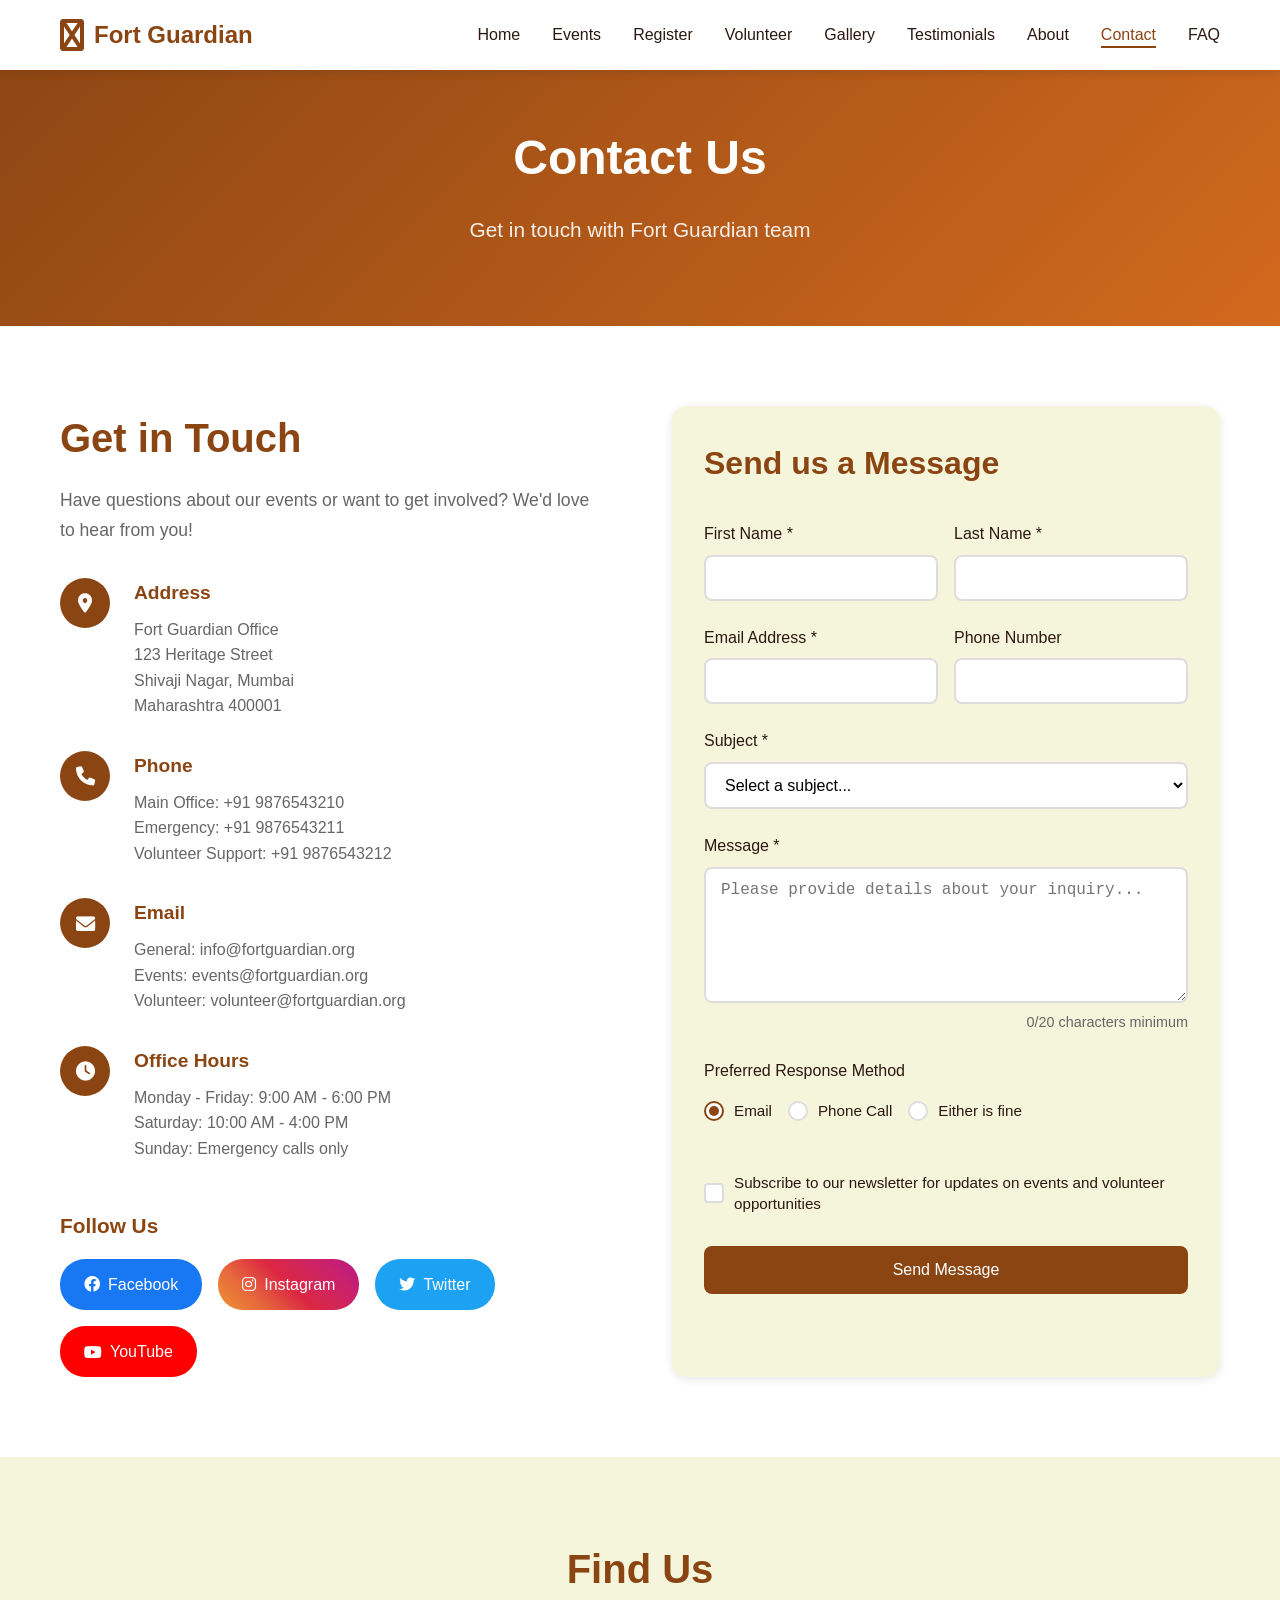
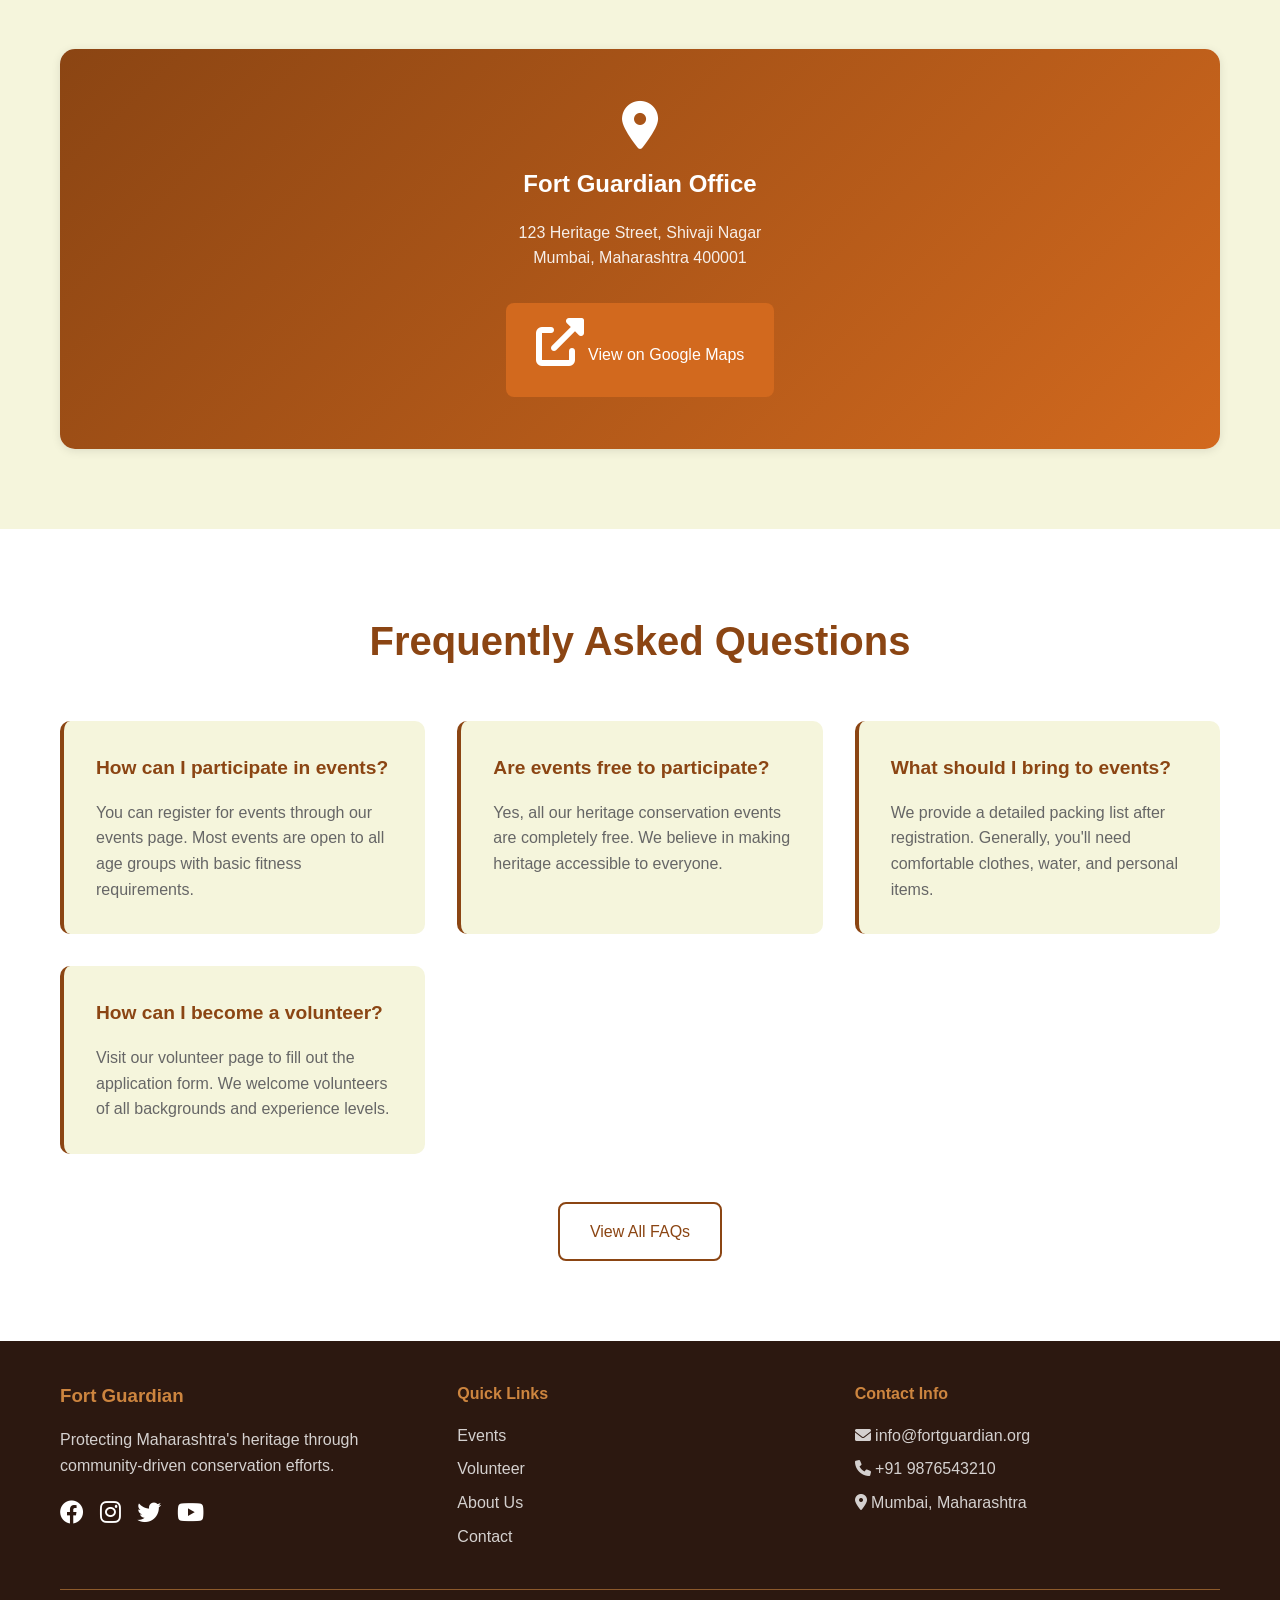
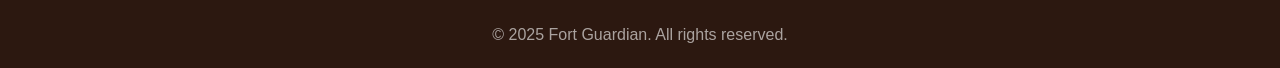
<file: FortGuardian-1/contact/contact.html>
<!DOCTYPE html>
<html lang="en">
<head>
    <meta charset="UTF-8">
    <meta name="viewport" content="width=device-width, initial-scale=1.0">
    <title>Contact Us - Fort Guardian</title>
    <link rel="stylesheet" href="contact.css">
    <link href="https://cdnjs.cloudflare.com/ajax/libs/font-awesome/6.0.0/css/all.min.css" rel="stylesheet">
</head>
<body>
    <header class="header">
        <nav class="navbar">
            <div class="nav-container">
                <div class="logo">
                    <i class="fas fa-fort-awesome"></i>
                    <span>Fort Guardian</span>
                </div>
                <ul class="nav-menu">
                    <li><a href="../index/index.html" class="nav-link">Home</a></li>
                    <li><a href="../events/events.html" class="nav-link">Events</a></li>
                    <li><a href="../registration/registration.html" class="nav-link">Register</a></li>
                    <li><a href="../volunteer/volunteer.html" class="nav-link">Volunteer</a></li>
                    <li><a href="../gallery/gallery.html" class="nav-link">Gallery</a></li>
                    <li><a href="../testimonials/testimonials.html" class="nav-link">Testimonials</a></li>
                    <li><a href="../about/about.html" class="nav-link">About</a></li>
                    <li><a href="../contact/contact.html" class="nav-link active">Contact</a></li>
                    <li><a href="../faq/faq.html" class="nav-link">FAQ</a></li>
                </ul>
                <div class="hamburger">
                    <span></span>
                    <span></span>
                    <span></span>
                </div>
            </div>
        </nav>
    </header>

    <main>
        <section class="hero">
            <div class="container">
                <h1 class="hero-title">Contact Us</h1>
                <p class="hero-subtitle">Get in touch with Fort Guardian team</p>
            </div>
        </section>

        <section class="contact-section">
            <div class="container">
                <div class="contact-container">
                    <div class="contact-info">
                        <h2>Get in Touch</h2>
                        <p>Have questions about our events or want to get involved? We'd love to hear from you!</p>
                        
                        <div class="contact-details">
                            <div class="contact-item">
                                <div class="contact-icon">
                                    <i class="fas fa-map-marker-alt"></i>
                                </div>
                                <div class="contact-content">
                                    <h3>Address</h3>
                                    <p>Fort Guardian Office<br>
                                    123 Heritage Street<br>
                                    Shivaji Nagar, Mumbai<br>
                                    Maharashtra 400001</p>
                                </div>
                            </div>

                            <div class="contact-item">
                                <div class="contact-icon">
                                    <i class="fas fa-phone"></i>
                                </div>
                                <div class="contact-content">
                                    <h3>Phone</h3>
                                    <p>Main Office: +91 9876543210<br>
                                    Emergency: +91 9876543211<br>
                                    Volunteer Support: +91 9876543212</p>
                                </div>
                            </div>

                            <div class="contact-item">
                                <div class="contact-icon">
                                    <i class="fas fa-envelope"></i>
                                </div>
                                <div class="contact-content">
                                    <h3>Email</h3>
                                    <p>General: info@fortguardian.org<br>
                                    Events: events@fortguardian.org<br>
                                    Volunteer: volunteer@fortguardian.org</p>
                                </div>
                            </div>

                            <div class="contact-item">
                                <div class="contact-icon">
                                    <i class="fas fa-clock"></i>
                                </div>
                                <div class="contact-content">
                                    <h3>Office Hours</h3>
                                    <p>Monday - Friday: 9:00 AM - 6:00 PM<br>
                                    Saturday: 10:00 AM - 4:00 PM<br>
                                    Sunday: Emergency calls only</p>
                                </div>
                            </div>
                        </div>

                        <div class="social-media">
                            <h3>Follow Us</h3>
                            <div class="social-links">
                                <a href="#" class="social-link facebook">
                                    <i class="fab fa-facebook"></i>
                                    <span>Facebook</span>
                                </a>
                                <a href="#" class="social-link instagram">
                                    <i class="fab fa-instagram"></i>
                                    <span>Instagram</span>
                                </a>
                                <a href="#" class="social-link twitter">
                                    <i class="fab fa-twitter"></i>
                                    <span>Twitter</span>
                                </a>
                                <a href="#" class="social-link youtube">
                                    <i class="fab fa-youtube"></i>
                                    <span>YouTube</span>
                                </a>
                            </div>
                        </div>
                    </div>

                    <div class="contact-form-container">
                        <h2>Send us a Message</h2>
                        <form id="contactForm" class="contact-form">
                            <div class="form-row">
                                <div class="form-group">
                                    <label for="firstName">First Name *</label>
                                    <input type="text" id="firstName" name="firstName" required>
                                    <span class="error-message" id="firstNameError"></span>
                                </div>
                                <div class="form-group">
                                    <label for="lastName">Last Name *</label>
                                    <input type="text" id="lastName" name="lastName" required>
                                    <span class="error-message" id="lastNameError"></span>
                                </div>
                            </div>

                            <div class="form-row">
                                <div class="form-group">
                                    <label for="email">Email Address *</label>
                                    <input type="email" id="email" name="email" required>
                                    <span class="error-message" id="emailError"></span>
                                </div>
                                <div class="form-group">
                                    <label for="phone">Phone Number</label>
                                    <input type="tel" id="phone" name="phone">
                                    <span class="error-message" id="phoneError"></span>
                                </div>
                            </div>

                            <div class="form-group">
                                <label for="subject">Subject *</label>
                                <select id="subject" name="subject" required>
                                    <option value="">Select a subject...</option>
                                    <option value="general">General Inquiry</option>
                                    <option value="events">Event Information</option>
                                    <option value="volunteer">Volunteer Opportunities</option>
                                    <option value="partnership">Partnership Proposal</option>
                                    <option value="feedback">Feedback</option>
                                    <option value="media">Media Inquiry</option>
                                    <option value="other">Other</option>
                                </select>
                                <span class="error-message" id="subjectError"></span>
                            </div>

                            <div class="form-group">
                                <label for="message">Message *</label>
                                <textarea id="message" name="message" rows="6" placeholder="Please provide details about your inquiry..." required></textarea>
                                <span class="error-message" id="messageError"></span>
                            </div>

                            <div class="form-group">
                                <label for="preferredResponse">Preferred Response Method</label>
                                <div class="radio-group">
                                    <label class="radio-label">
                                        <input type="radio" name="preferredResponse" value="email" checked>
                                        <span class="radio-custom"></span>
                                        Email
                                    </label>
                                    <label class="radio-label">
                                        <input type="radio" name="preferredResponse" value="phone">
                                        <span class="radio-custom"></span>
                                        Phone Call
                                    </label>
                                    <label class="radio-label">
                                        <input type="radio" name="preferredResponse" value="either">
                                        <span class="radio-custom"></span>
                                        Either is fine
                                    </label>
                                </div>
                            </div>

                            <div class="form-group checkbox-group">
                                <label class="checkbox-label">
                                    <input type="checkbox" id="newsletter" name="newsletter">
                                    <span class="checkmark"></span>
                                    Subscribe to our newsletter for updates on events and volunteer opportunities
                                </label>
                            </div>

                            <button type="submit" class="btn btn-primary">Send Message</button>
                        </form>
                    </div>
                </div>
            </div>
        </section>

        <section class="map-section">
            <div class="container">
                <h2 class="section-title">Find Us</h2>
                <div class="map-container">
                    <div class="map-placeholder">
                        <div class="map-content">
                            <i class="fas fa-map-marker-alt"></i>
                            <h3>Fort Guardian Office</h3>
                            <p>123 Heritage Street, Shivaji Nagar<br>Mumbai, Maharashtra 400001</p>
                            <a href="https://maps.google.com/?q=Fort+Guardian+Mumbai" target="_blank" class="btn btn-secondary">
                                <i class="fas fa-external-link-alt"></i>
                                View on Google Maps
                            </a>
                        </div>
                    </div>
                </div>
            </div>
        </section>

        <section class="faq-preview">
            <div class="container">
                <h2 class="section-title">Frequently Asked Questions</h2>
                <div class="faq-grid">
                    <div class="faq-item">
                        <h3>How can I participate in events?</h3>
                        <p>You can register for events through our events page. Most events are open to all age groups with basic fitness requirements.</p>
                    </div>
                    <div class="faq-item">
                        <h3>Are events free to participate?</h3>
                        <p>Yes, all our heritage conservation events are completely free. We believe in making heritage accessible to everyone.</p>
                    </div>
                    <div class="faq-item">
                        <h3>What should I bring to events?</h3>
                        <p>We provide a detailed packing list after registration. Generally, you'll need comfortable clothes, water, and personal items.</p>
                    </div>
                    <div class="faq-item">
                        <h3>How can I become a volunteer?</h3>
                        <p>Visit our volunteer page to fill out the application form. We welcome volunteers of all backgrounds and experience levels.</p>
                    </div>
                </div>
                <div class="faq-link">
                    <a href="../faq/faq.html" class="btn btn-outline">View All FAQs</a>
                </div>
            </div>
        </section>

        <!-- Success Modal -->
        <div id="successModal" class="modal">
            <div class="modal-content">
                <div class="modal-header">
                    <h2><i class="fas fa-check-circle"></i> Message Sent!</h2>
                </div>
                <div class="modal-body">
                    <p>Thank you for contacting Fort Guardian!</p>
                    <p>We have received your message and will respond within 24 hours. Our team is committed to providing you with the best possible assistance.</p>
                    <p><strong>Reference ID:</strong> <span id="referenceId"></span></p>
                </div>
                <div class="modal-footer">
                    <button id="closeModal" class="btn btn-primary">Close</button>
                </div>
            </div>
        </div>
    </main>

    <footer class="footer">
        <div class="container">
            <div class="footer-content">
                <div class="footer-section">
                    <h3>Fort Guardian</h3>
                    <p>Protecting Maharashtra's heritage through community-driven conservation efforts.</p>
                    <div class="social-links">
                        <a href="#"><i class="fab fa-facebook"></i></a>
                        <a href="#"><i class="fab fa-instagram"></i></a>
                        <a href="#"><i class="fab fa-twitter"></i></a>
                        <a href="#"><i class="fab fa-youtube"></i></a>
                    </div>
                </div>
                <div class="footer-section">
                    <h4>Quick Links</h4>
                    <ul>
                        <li><a href="../events/events.html">Events</a></li>
                        <li><a href="../volunteer/volunteer.html">Volunteer</a></li>
                        <li><a href="../about/about.html">About Us</a></li>
                        <li><a href="../contact/contact.html">Contact</a></li>
                    </ul>
                </div>
                <div class="footer-section">
                    <h4>Contact Info</h4>
                    <p><i class="fas fa-envelope"></i> info@fortguardian.org</p>
                    <p><i class="fas fa-phone"></i> +91 9876543210</p>
                    <p><i class="fas fa-map-marker-alt"></i> Mumbai, Maharashtra</p>
                </div>
            </div>
            <div class="footer-bottom">
                <p>&copy; 2025 Fort Guardian. All rights reserved.</p>
            </div>
        </div>
    </footer>

    <script src="contact.js"></script>
</body>
</html>
</file>
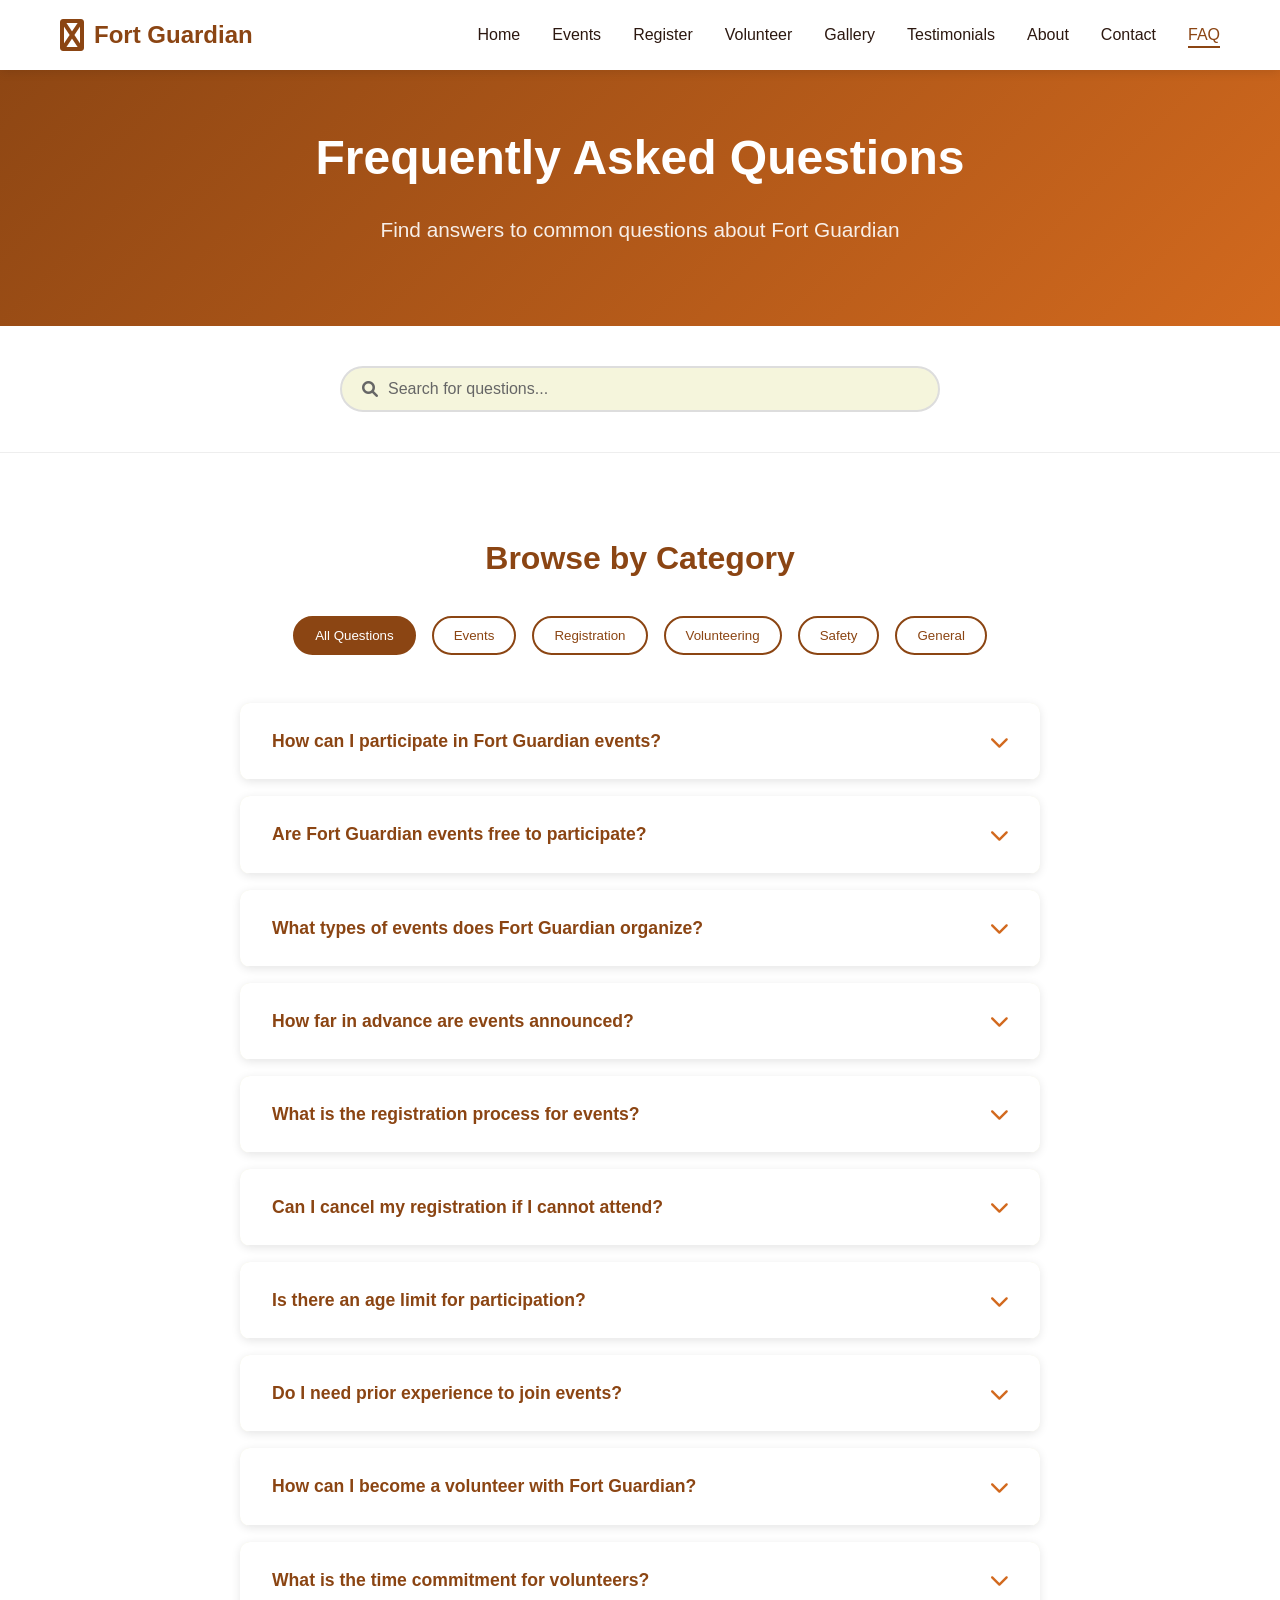
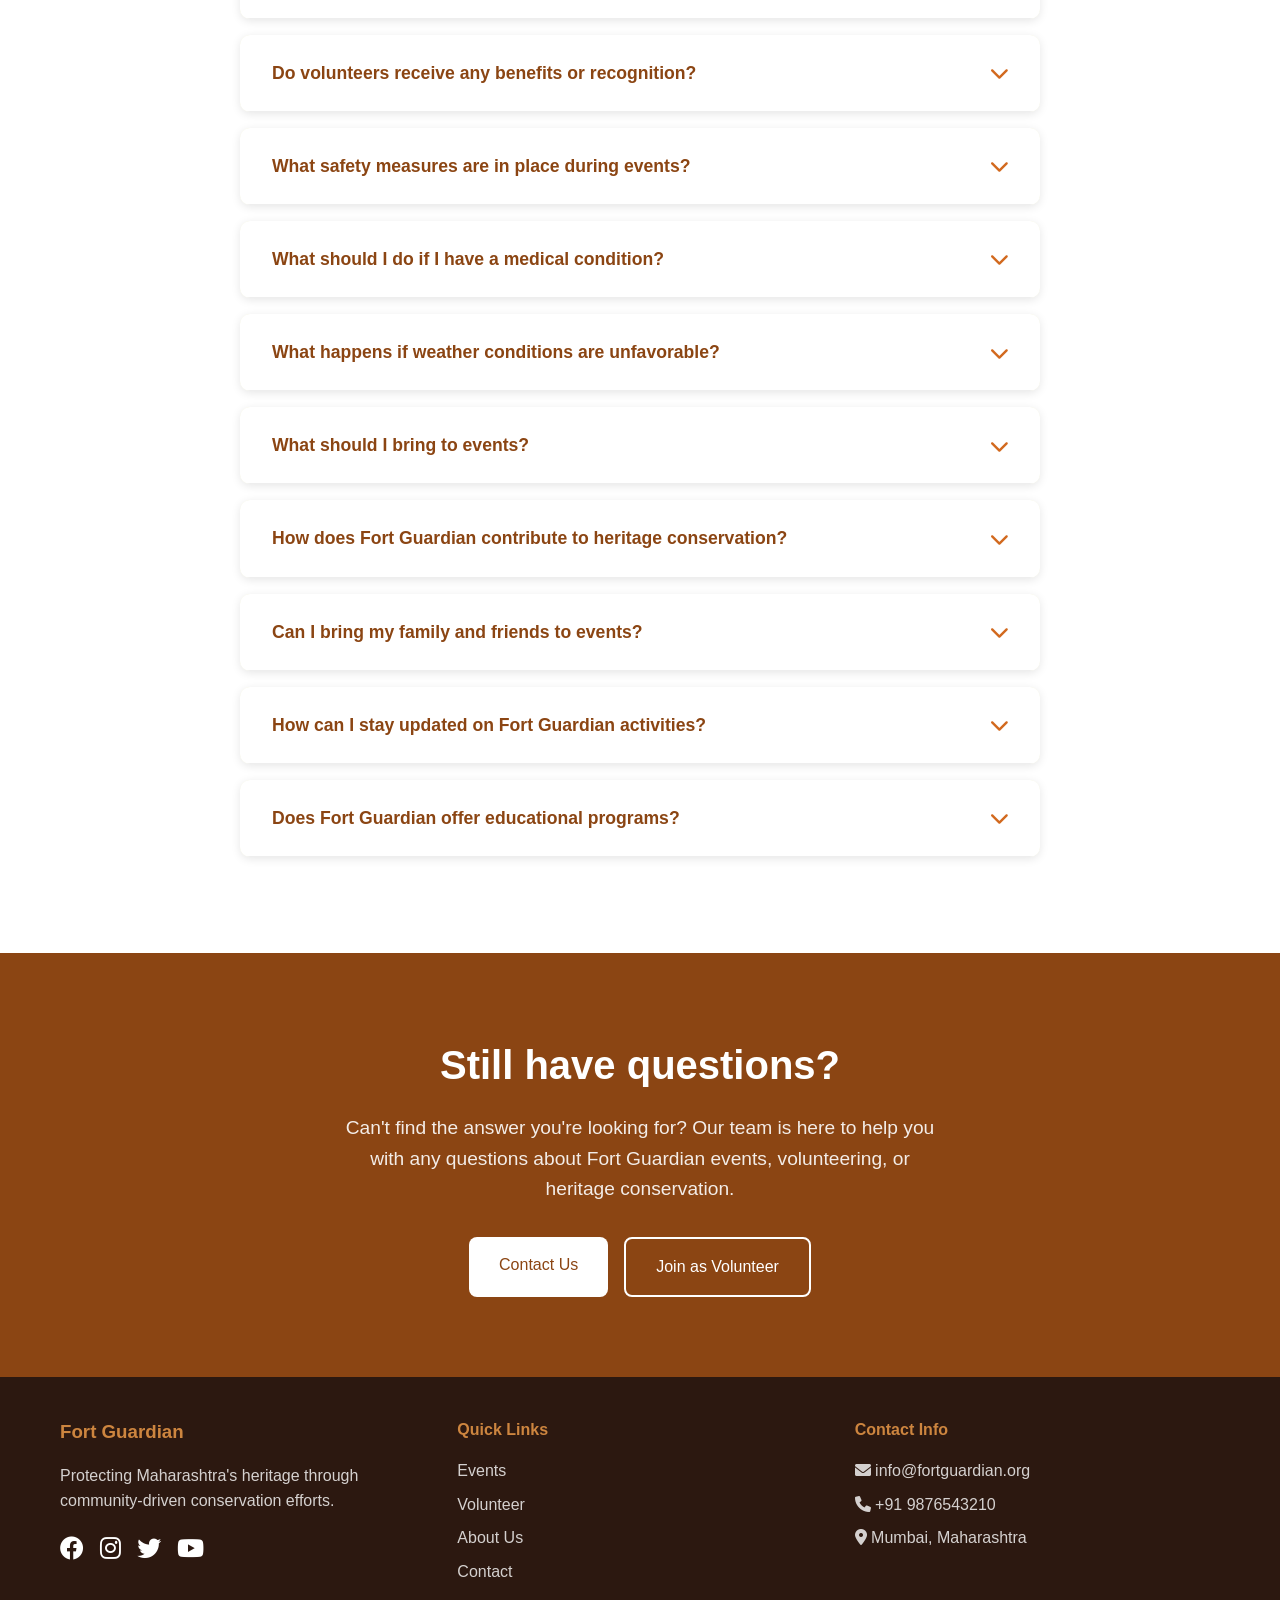
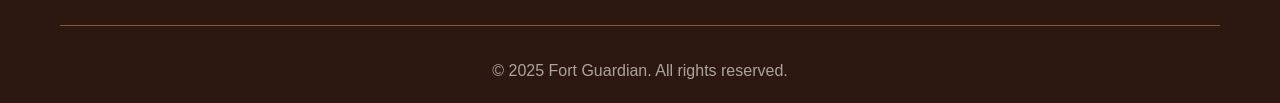
<file: FortGuardian-1/faq/faq.html>
<!DOCTYPE html>
<html lang="en">
<head>
    <meta charset="UTF-8">
    <meta name="viewport" content="width=device-width, initial-scale=1.0">
    <title>FAQ - Fort Guardian</title>
    <link rel="stylesheet" href="faq.css">
    <link href="https://cdnjs.cloudflare.com/ajax/libs/font-awesome/6.0.0/css/all.min.css" rel="stylesheet">
</head>
<body>
    <header class="header">
        <nav class="navbar">
            <div class="nav-container">
                <div class="logo">
                    <i class="fas fa-fort-awesome"></i>
                    <span>Fort Guardian</span>
                </div>
                <ul class="nav-menu">
                    <li><a href="../index/index.html" class="nav-link">Home</a></li>
                    <li><a href="../events/events.html" class="nav-link">Events</a></li>
                    <li><a href="../registration/registration.html" class="nav-link">Register</a></li>
                    <li><a href="../volunteer/volunteer.html" class="nav-link">Volunteer</a></li>
                    <li><a href="../gallery/gallery.html" class="nav-link">Gallery</a></li>
                    <li><a href="../testimonials/testimonials.html" class="nav-link">Testimonials</a></li>
                    <li><a href="../about/about.html" class="nav-link">About</a></li>
                    <li><a href="../contact/contact.html" class="nav-link">Contact</a></li>
                    <li><a href="../faq/faq.html" class="nav-link active">FAQ</a></li>
                </ul>
                <div class="hamburger">
                    <span></span>
                    <span></span>
                    <span></span>
                </div>
            </div>
        </nav>
    </header>

    <main>
        <section class="hero">
            <div class="container">
                <h1 class="hero-title">Frequently Asked Questions</h1>
                <p class="hero-subtitle">Find answers to common questions about Fort Guardian</p>
            </div>
        </section>

        <section class="search-section">
            <div class="container">
                <div class="search-container">
                    <div class="search-box">
                        <i class="fas fa-search"></i>
                        <input type="text" id="searchInput" placeholder="Search for questions...">
                        <button id="clearSearch" class="clear-btn"><i class="fas fa-times"></i></button>
                    </div>
                </div>
            </div>
        </section>

        <section class="faq-section">
            <div class="container">
                <div class="faq-categories">
                    <h2>Browse by Category</h2>
                    <div class="category-buttons">
                        <button class="category-btn active" data-category="all">All Questions</button>
                        <button class="category-btn" data-category="events">Events</button>
                        <button class="category-btn" data-category="registration">Registration</button>
                        <button class="category-btn" data-category="volunteer">Volunteering</button>
                        <button class="category-btn" data-category="safety">Safety</button>
                        <button class="category-btn" data-category="general">General</button>
                    </div>
                </div>

                <div class="faq-container">
                    <!-- Events Category -->
                    <div class="faq-item" data-category="events">
                        <div class="faq-question">
                            <h3>How can I participate in Fort Guardian events?</h3>
                            <i class="fas fa-chevron-down"></i>
                        </div>
                        <div class="faq-answer">
                            <p>You can participate in our events by registering through our events page. Most events are open to all age groups (16-65 years) with basic fitness requirements. Simply browse our upcoming events, select the one you're interested in, and complete the registration form. You'll receive a confirmation email with detailed guidelines and what to bring.</p>
                        </div>
                    </div>

                    <div class="faq-item" data-category="events">
                        <div class="faq-question">
                            <h3>Are Fort Guardian events free to participate?</h3>
                            <i class="fas fa-chevron-down"></i>
                        </div>
                        <div class="faq-answer">
                            <p>Yes, all our heritage conservation events are completely free. We believe in making heritage accessible to everyone. This includes fort cleaning drives, heritage walks, and most camping events. We provide basic equipment, refreshments, and transportation from designated meeting points.</p>
                        </div>
                    </div>

                    <div class="faq-item" data-category="events">
                        <div class="faq-question">
                            <h3>What types of events does Fort Guardian organize?</h3>
                            <i class="fas fa-chevron-down"></i>
                        </div>
                        <div class="faq-answer">
                            <p>We organize various types of events including:</p>
                            <ul>
                                <li>Fort Cleaning Drives - community efforts to clean and preserve historical sites</li>
                                <li>Eco-Camping - sustainable overnight camping experiences</li>
                                <li>Heritage Walks - educational tours with historical insights</li>
                                <li>Trekking Events - adventure activities combined with heritage education</li>
                                <li>Community Workshops - training sessions on conservation techniques</li>
                                <li>Volunteer Recognition Events - celebrating our community</li>
                            </ul>
                        </div>
                    </div>

                    <div class="faq-item" data-category="events">
                        <div class="faq-question">
                            <h3>How far in advance are events announced?</h3>
                            <i class="fas fa-chevron-down"></i>
                        </div>
                        <div class="faq-answer">
                            <p>We typically announce events 2-4 weeks in advance to give participants adequate time to register and prepare. Major events or special campaigns may be announced earlier. We recommend subscribing to our newsletter and following our social media pages for the latest updates on upcoming events.</p>
                        </div>
                    </div>

                    <!-- Registration Category -->
                    <div class="faq-item" data-category="registration">
                        <div class="faq-question">
                            <h3>What is the registration process for events?</h3>
                            <i class="fas fa-chevron-down"></i>
                        </div>
                        <div class="faq-answer">
                            <p>Registration is simple and online:</p>
                            <ol>
                                <li>Visit our Events page and select your preferred event</li>
                                <li>Click "Register Now" and fill out the registration form</li>
                                <li>Provide required information including emergency contact details</li>
                                <li>Submit the form and receive a confirmation email within 24 hours</li>
                                <li>Receive detailed event guidelines and preparation instructions</li>
                            </ol>
                        </div>
                    </div>

                    <div class="faq-item" data-category="registration">
                        <div class="faq-question">
                            <h3>Can I cancel my registration if I cannot attend?</h3>
                            <i class="fas fa-chevron-down"></i>
                        </div>
                        <div class="faq-answer">
                            <p>Yes, you can cancel your registration. We request at least 48 hours notice so we can offer your spot to someone on the waiting list. To cancel, email us at events@fortguardian.org with your registration ID. If you're a regular participant who has to cancel frequently, please consider our volunteer program where you can help with event organization instead.</p>
                        </div>
                    </div>

                    <div class="faq-item" data-category="registration">
                        <div class="faq-question">
                            <h3>Is there an age limit for participation?</h3>
                            <i class="fas fa-chevron-down"></i>
                        </div>
                        <div class="faq-answer">
                            <p>Participants must be between 16-65 years old for most events. Minors (16-18 years) require parental consent and must be accompanied by a guardian or have written permission. For participants over 65, we may require a medical clearance certificate. Some events may have specific age requirements based on difficulty level.</p>
                        </div>
                    </div>

                    <div class="faq-item" data-category="registration">
                        <div class="faq-question">
                            <h3>Do I need prior experience to join events?</h3>
                            <i class="fas fa-chevron-down"></i>
                        </div>
                        <div class="faq-answer">
                            <p>No prior experience is required for most of our events. We welcome beginners and provide all necessary training and guidance. Our experienced volunteers and guides will assist you throughout the event. However, basic fitness is required for trekking and camping events. If you have specific concerns, mention them during registration.</p>
                        </div>
                    </div>

                    <!-- Volunteer Category -->
                    <div class="faq-item" data-category="volunteer">
                        <div class="faq-question">
                            <h3>How can I become a volunteer with Fort Guardian?</h3>
                            <i class="fas fa-chevron-down"></i>
                        </div>
                        <div class="faq-answer">
                            <p>To become a volunteer, fill out our volunteer application form on the Volunteer page. We'll review your application within 2-3 business days and contact you for an orientation session. Volunteers are the backbone of our organization, and we offer various roles from event coordination to social media management, safety coordination, and heritage education.</p>
                        </div>
                    </div>

                    <div class="faq-item" data-category="volunteer">
                        <div class="faq-question">
                            <h3>What is the time commitment for volunteers?</h3>
                            <i class="fas fa-chevron-down"></i>
                        </div>
                        <div class="faq-answer">
                            <p>Time commitment varies based on your role and availability. We offer flexible options:</p>
                            <ul>
                                <li>Event Volunteers: 1-2 days per month</li>
                                <li>Regular Volunteers: 4-8 hours per month</li>
                                <li>Leadership Roles: 10-15 hours per month</li>
                                <li>Occasional Volunteers: As per availability</li>
                            </ul>
                            <p>We work with your schedule and understand that volunteers have other commitments.</p>
                        </div>
                    </div>

                    <div class="faq-item" data-category="volunteer">
                        <div class="faq-question">
                            <h3>Do volunteers receive any benefits or recognition?</h3>
                            <i class="fas fa-chevron-down"></i>
                        </div>
                        <div class="faq-answer">
                            <p>Yes! We believe in recognizing our volunteers' contributions:</p>
                            <ul>
                                <li>Volunteer certificates for active participation</li>
                                <li>Annual volunteer recognition ceremony</li>
                                <li>Priority registration for special events</li>
                                <li>Skill development workshops and training</li>
                                <li>Letters of recommendation for students and professionals</li>
                                <li>Fort Guardian merchandise and badges</li>
                                <li>Networking opportunities with like-minded individuals</li>
                            </ul>
                        </div>
                    </div>

                    <!-- Safety Category -->
                    <div class="faq-item" data-category="safety">
                        <div class="faq-question">
                            <h3>What safety measures are in place during events?</h3>
                            <i class="fas fa-chevron-down"></i>
                        </div>
                        <div class="faq-answer">
                            <p>Safety is our top priority. Our safety measures include:</p>
                            <ul>
                                <li>Experienced guides and safety coordinators on all events</li>
                                <li>First aid kits and trained first aid volunteers</li>
                                <li>Emergency communication equipment</li>
                                <li>Weather monitoring and event cancellation protocols</li>
                                <li>Insurance coverage for all participants</li>
                                <li>Pre-event safety briefings</li>
                                <li>Established emergency evacuation procedures</li>
                            </ul>
                        </div>
                    </div>

                    <div class="faq-item" data-category="safety">
                        <div class="faq-question">
                            <h3>What should I do if I have a medical condition?</h3>
                            <i class="fas fa-chevron-down"></i>
                        </div>
                        <div class="faq-answer">
                            <p>Please mention any medical conditions during registration. Our team will assess whether the event is suitable for you and what additional precautions might be needed. For serious medical conditions, we may require a doctor's clearance. We maintain confidentiality of medical information and ensure our safety coordinators are informed only of relevant details.</p>
                        </div>
                    </div>

                    <div class="faq-item" data-category="safety">
                        <div class="faq-question">
                            <h3>What happens if weather conditions are unfavorable?</h3>
                            <i class="fas fa-chevron-down"></i>
                        </div>
                        <div class="faq-answer">
                            <p>We monitor weather conditions closely before and during events. In case of severe weather warnings or unsafe conditions, we will:</p>
                            <ul>
                                <li>Send notifications via SMS and email to all participants</li>
                                <li>Postpone or cancel the event if necessary</li>
                                <li>Offer alternative dates for postponed events</li>
                                <li>Provide full refund for any paid components (rare)</li>
                                <li>Make decisions at least 12 hours before event start time when possible</li>
                            </ul>
                        </div>
                    </div>

                    <!-- General Category -->
                    <div class="faq-item" data-category="general">
                        <div class="faq-question">
                            <h3>What should I bring to events?</h3>
                            <i class="fas fa-chevron-down"></i>
                        </div>
                        <div class="faq-answer">
                            <p>We provide a detailed packing list after registration. Generally, you should bring:</p>
                            <ul>
                                <li>Comfortable trekking shoes with good grip</li>
                                <li>Water bottle (minimum 2 liters)</li>
                                <li>Sunscreen and hat</li>
                                <li>Personal medications</li>
                                <li>Small backpack</li>
                                <li>Flashlight or headlamp</li>
                                <li>Extra clothes and rain protection</li>
                                <li>Snacks (optional, we provide meals)</li>
                            </ul>
                        </div>
                    </div>

                    <div class="faq-item" data-category="general">
                        <div class="faq-question">
                            <h3>How does Fort Guardian contribute to heritage conservation?</h3>
                            <i class="fas fa-chevron-down"></i>
                        </div>
                        <div class="faq-answer">
                            <p>Fort Guardian contributes to heritage conservation through:</p>
                            <ul>
                                <li>Regular cleaning and maintenance of historical sites</li>
                                <li>Documentation and photography of fort conditions</li>
                                <li>Raising awareness about heritage preservation</li>
                                <li>Collaborating with archaeological departments</li>
                                <li>Promoting sustainable tourism practices</li>
                                <li>Educational programs about Maratha history</li>
                                <li>Training volunteers in conservation techniques</li>
                                <li>Research and documentation of lesser-known forts</li>
                            </ul>
                        </div>
                    </div>

                    <div class="faq-item" data-category="general">
                        <div class="faq-question">
                            <h3>Can I bring my family and friends to events?</h3>
                            <i class="fas fa-chevron-down"></i>
                        </div>
                        <div class="faq-answer">
                            <p>Yes! We encourage group participation as it strengthens community bonds. However, each person must register individually and meet the age and fitness requirements. Family events are specially designed for participants with children. Groups of 5 or more may receive special coordination to ensure everyone has a great experience.</p>
                        </div>
                    </div>

                    <div class="faq-item" data-category="general">
                        <div class="faq-question">
                            <h3>How can I stay updated on Fort Guardian activities?</h3>
                            <i class="fas fa-chevron-down"></i>
                        </div>
                        <div class="faq-answer">
                            <p>Stay connected with Fort Guardian through:</p>
                            <ul>
                                <li>Our website - check the events page regularly</li>
                                <li>Newsletter subscription - monthly updates and event announcements</li>
                                <li>Social media - Facebook, Instagram, Twitter, and YouTube</li>
                                <li>WhatsApp groups for volunteers and regular participants</li>
                                <li>Email notifications for registered participants</li>
                                <li>Community meetings and volunteer orientations</li>
                            </ul>
                        </div>
                    </div>

                    <div class="faq-item" data-category="general">
                        <div class="faq-question">
                            <h3>Does Fort Guardian offer educational programs?</h3>
                            <i class="fas fa-chevron-down"></i>
                        </div>
                        <div class="faq-answer">
                            <p>Yes, education is a core part of our mission. We offer:</p>
                            <ul>
                                <li>Heritage walks with expert historians</li>
                                <li>Workshops on conservation techniques</li>
                                <li>Photography and documentation training</li>
                                <li>Environmental awareness sessions</li>
                                <li>Maratha history storytelling sessions</li>
                                <li>School and college outreach programs</li>
                                <li>Online webinars and virtual tours</li>
                            </ul>
                        </div>
                    </div>
                </div>

                <div class="no-results" id="noResults" style="display: none;">
                    <div class="no-results-content">
                        <i class="fas fa-search"></i>
                        <h3>No results found</h3>
                        <p>We couldn't find any questions matching your search. Try different keywords or browse by category.</p>
                        <button class="btn btn-primary" onclick="clearSearch()">Clear Search</button>
                    </div>
                </div>
            </div>
        </section>

        <section class="contact-cta">
            <div class="container">
                <div class="cta-content">
                    <h2>Still have questions?</h2>
                    <p>Can't find the answer you're looking for? Our team is here to help you with any questions about Fort Guardian events, volunteering, or heritage conservation.</p>
                    <div class="cta-buttons">
                        <a href="../contact/contact.html" class="btn btn-primary">Contact Us</a>
                        <a href="../volunteer/volunteer.html" class="btn btn-secondary">Join as Volunteer</a>
                    </div>
                </div>
            </div>
        </section>
    </main>

    <footer class="footer">
        <div class="container">
            <div class="footer-content">
                <div class="footer-section">
                    <h3>Fort Guardian</h3>
                    <p>Protecting Maharashtra's heritage through community-driven conservation efforts.</p>
                    <div class="social-links">
                        <a href="#"><i class="fab fa-facebook"></i></a>
                        <a href="#"><i class="fab fa-instagram"></i></a>
                        <a href="#"><i class="fab fa-twitter"></i></a>
                        <a href="#"><i class="fab fa-youtube"></i></a>
                    </div>
                </div>
                <div class="footer-section">
                    <h4>Quick Links</h4>
                    <ul>
                        <li><a href="../events/events.html">Events</a></li>
                        <li><a href="../volunteer/volunteer.html">Volunteer</a></li>
                        <li><a href="../about/about.html">About Us</a></li>
                        <li><a href="../contact/contact.html">Contact</a></li>
                    </ul>
                </div>
                <div class="footer-section">
                    <h4>Contact Info</h4>
                    <p><i class="fas fa-envelope"></i> info@fortguardian.org</p>
                    <p><i class="fas fa-phone"></i> +91 9876543210</p>
                    <p><i class="fas fa-map-marker-alt"></i> Mumbai, Maharashtra</p>
                </div>
            </div>
            <div class="footer-bottom">
                <p>&copy; 2025 Fort Guardian. All rights reserved.</p>
            </div>
        </div>
    </footer>

    <script src="faq.js"></script>
</body>
</html>
</file>
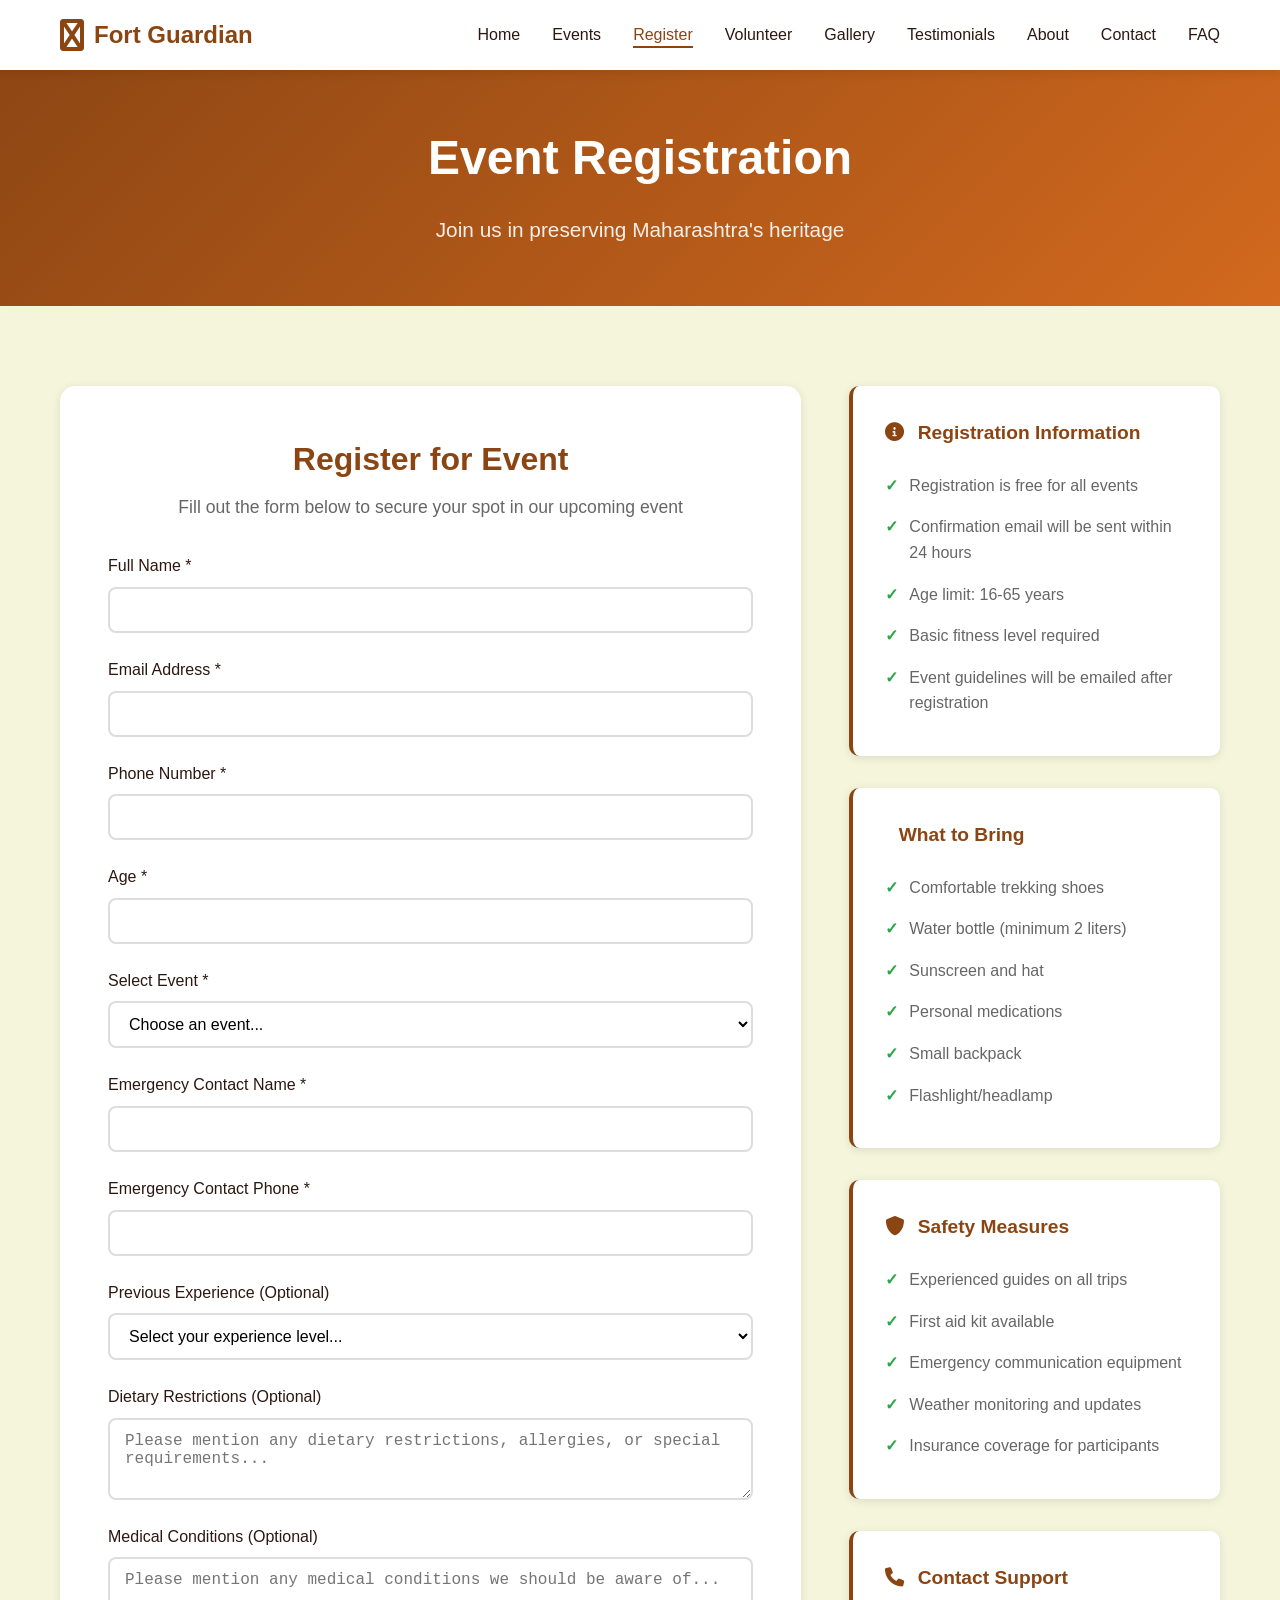
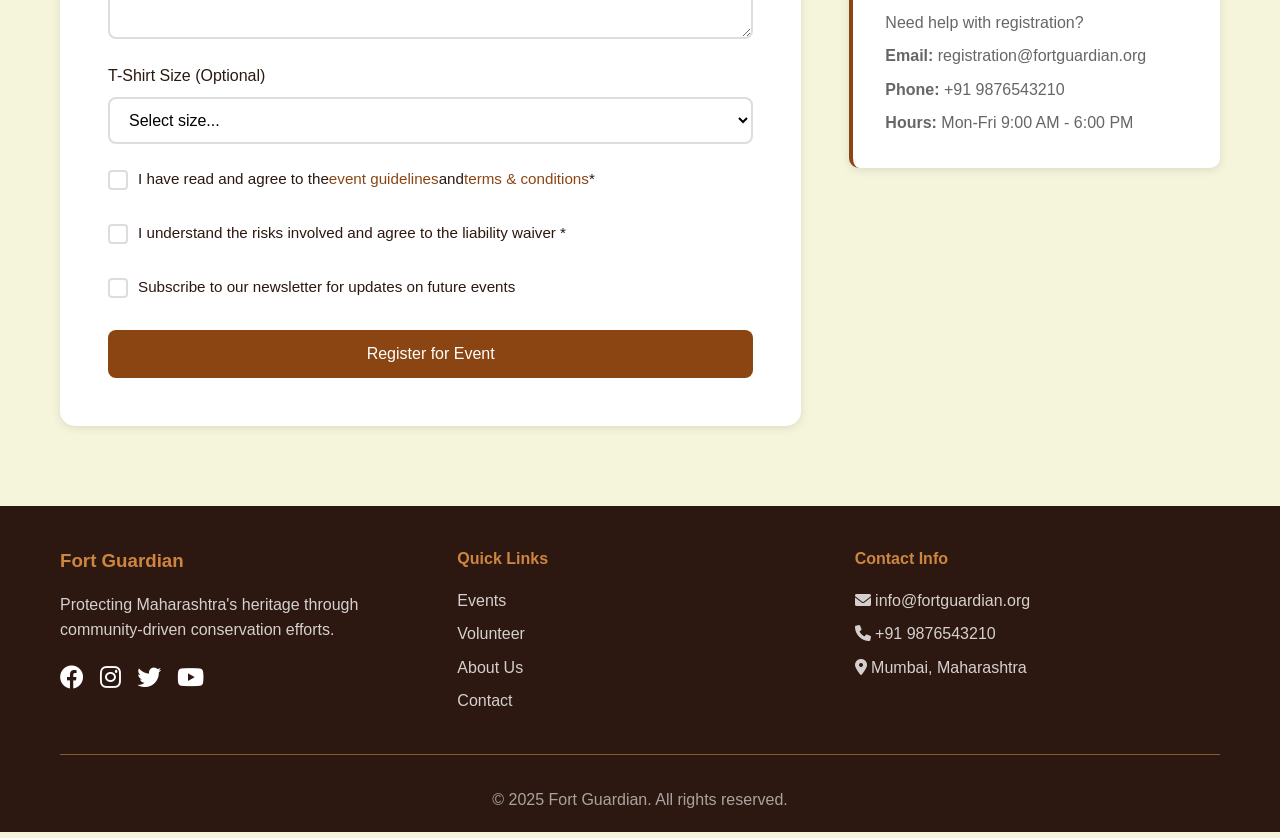
<file: FortGuardian-1/registration/registration.html>
<!DOCTYPE html>
<html lang="en">
<head>
    <meta charset="UTF-8">
    <meta name="viewport" content="width=device-width, initial-scale=1.0">
    <title>Event Registration - Fort Guardian</title>
    <link rel="stylesheet" href="registration.css">
    <link href="https://cdnjs.cloudflare.com/ajax/libs/font-awesome/6.0.0/css/all.min.css" rel="stylesheet">
</head>
<body>
    <header class="header">
        <nav class="navbar">
            <div class="nav-container">
                <div class="logo">
                    <i class="fas fa-fort-awesome"></i>
                    <span>Fort Guardian</span>
                </div>
                <ul class="nav-menu">
                    <li><a href="../index/index.html" class="nav-link">Home</a></li>
                    <li><a href="../events/events.html" class="nav-link">Events</a></li>
                    <li><a href="../registration/registration.html" class="nav-link active">Register</a></li>
                    <li><a href="../volunteer/volunteer.html" class="nav-link">Volunteer</a></li>
                    <li><a href="../gallery/gallery.html" class="nav-link">Gallery</a></li>
                    <li><a href="../testimonials/testimonials.html" class="nav-link">Testimonials</a></li>
                    <li><a href="../about/about.html" class="nav-link">About</a></li>
                    <li><a href="../contact/contact.html" class="nav-link">Contact</a></li>
                    <li><a href="../faq/faq.html" class="nav-link">FAQ</a></li>
                </ul>
                <div class="hamburger">
                    <span></span>
                    <span></span>
                    <span></span>
                </div>
            </div>
        </nav>
    </header>

    <main>
        <section class="hero">
            <div class="container">
                <h1 class="hero-title">Event Registration</h1>
                <p class="hero-subtitle">Join us in preserving Maharashtra's heritage</p>
            </div>
        </section>

        <section class="registration-section">
            <div class="container">
                <div class="registration-container">
                    <div class="form-container">
                        <div class="form-header">
                            <h2>Register for Event</h2>
                            <p>Fill out the form below to secure your spot in our upcoming event</p>
                        </div>

                        <form id="registrationForm" class="registration-form">
                            <div class="form-group">
                                <label for="fullName">Full Name *</label>
                                <input type="text" id="fullName" name="fullName" required>
                                <span class="error-message" id="fullNameError"></span>
                            </div>

                            <div class="form-group">
                                <label for="email">Email Address *</label>
                                <input type="email" id="email" name="email" required>
                                <span class="error-message" id="emailError"></span>
                            </div>

                            <div class="form-group">
                                <label for="phone">Phone Number *</label>
                                <input type="tel" id="phone" name="phone" required>
                                <span class="error-message" id="phoneError"></span>
                            </div>

                            <div class="form-group">
                                <label for="age">Age *</label>
                                <input type="number" id="age" name="age" min="16" max="65" required>
                                <span class="error-message" id="ageError"></span>
                            </div>

                            <div class="form-group">
                                <label for="event">Select Event *</label>
                                <select id="event" name="event" required>
                                    <option value="">Choose an event...</option>
                                    <option value="shivneri-cleaning">Shivneri Fort Cleaning Campaign</option>
                                    <option value="lohagad-camping">Sustainable Camping at Lohagad</option>
                                    <option value="rajgad-trek">Sunrise Trek to Rajgad Fort</option>
                                    <option value="pratapgad-heritage">Historical Walk at Pratapgad</option>
                                    <option value="raigad-cleaning">Raigad Fort Restoration Drive</option>
                                    <option value="sinhagad-camping">Moonlight Camping at Sinhagad</option>
                                </select>
                                <span class="error-message" id="eventError"></span>
                            </div>

                            <div class="form-group">
                                <label for="emergencyContact">Emergency Contact Name *</label>
                                <input type="text" id="emergencyContact" name="emergencyContact" required>
                                <span class="error-message" id="emergencyContactError"></span>
                            </div>

                            <div class="form-group">
                                <label for="emergencyPhone">Emergency Contact Phone *</label>
                                <input type="tel" id="emergencyPhone" name="emergencyPhone" required>
                                <span class="error-message" id="emergencyPhoneError"></span>
                            </div>

                            <div class="form-group">
                                <label for="experience">Previous Experience (Optional)</label>
                                <select id="experience" name="experience">
                                    <option value="">Select your experience level...</option>
                                    <option value="beginner">Beginner (No prior experience)</option>
                                    <option value="intermediate">Intermediate (Some experience)</option>
                                    <option value="advanced">Advanced (Extensive experience)</option>
                                </select>
                            </div>

                            <div class="form-group">
                                <label for="dietary">Dietary Restrictions (Optional)</label>
                                <textarea id="dietary" name="dietary" rows="3" placeholder="Please mention any dietary restrictions, allergies, or special requirements..."></textarea>
                            </div>

                            <div class="form-group">
                                <label for="medical">Medical Conditions (Optional)</label>
                                <textarea id="medical" name="medical" rows="3" placeholder="Please mention any medical conditions we should be aware of..."></textarea>
                            </div>

                            <div class="form-group">
                                <label for="tshirtSize">T-Shirt Size (Optional)</label>
                                <select id="tshirtSize" name="tshirtSize">
                                    <option value="">Select size...</option>
                                    <option value="xs">XS</option>
                                    <option value="s">S</option>
                                    <option value="m">M</option>
                                    <option value="l">L</option>
                                    <option value="xl">XL</option>
                                    <option value="xxl">XXL</option>
                                </select>
                            </div>

                            <div class="form-group checkbox-group">
                                <label class="checkbox-label">
                                    <input type="checkbox" id="guidelines" name="guidelines" required>
                                    <span class="checkmark"></span>
                                    I have read and agree to the <a href="#" class="link">event guidelines</a> and <a href="#" class="link">terms & conditions</a> *
                                </label>
                                <span class="error-message" id="guidelinesError"></span>
                            </div>

                            <div class="form-group checkbox-group">
                                <label class="checkbox-label">
                                    <input type="checkbox" id="waiver" name="waiver" required>
                                    <span class="checkmark"></span>
                                    I understand the risks involved and agree to the liability waiver *
                                </label>
                                <span class="error-message" id="waiverError"></span>
                            </div>

                            <div class="form-group checkbox-group">
                                <label class="checkbox-label">
                                    <input type="checkbox" id="newsletter" name="newsletter">
                                    <span class="checkmark"></span>
                                    Subscribe to our newsletter for updates on future events
                                </label>
                            </div>

                            <button type="submit" class="btn btn-primary">Register for Event</button>
                        </form>
                    </div>

                    <div class="info-container">
                        <div class="info-card">
                            <h3><i class="fas fa-info-circle"></i> Registration Information</h3>
                            <ul>
                                <li>Registration is free for all events</li>
                                <li>Confirmation email will be sent within 24 hours</li>
                                <li>Age limit: 16-65 years</li>
                                <li>Basic fitness level required</li>
                                <li>Event guidelines will be emailed after registration</li>
                            </ul>
                        </div>

                        <div class="info-card">
                            <h3><i class="fas fa-backpack"></i> What to Bring</h3>
                            <ul>
                                <li>Comfortable trekking shoes</li>
                                <li>Water bottle (minimum 2 liters)</li>
                                <li>Sunscreen and hat</li>
                                <li>Personal medications</li>
                                <li>Small backpack</li>
                                <li>Flashlight/headlamp</li>
                            </ul>
                        </div>

                        <div class="info-card">
                            <h3><i class="fas fa-shield-alt"></i> Safety Measures</h3>
                            <ul>
                                <li>Experienced guides on all trips</li>
                                <li>First aid kit available</li>
                                <li>Emergency communication equipment</li>
                                <li>Weather monitoring and updates</li>
                                <li>Insurance coverage for participants</li>
                            </ul>
                        </div>

                        <div class="info-card">
                            <h3><i class="fas fa-phone"></i> Contact Support</h3>
                            <p>Need help with registration?</p>
                            <p><strong>Email:</strong> registration@fortguardian.org</p>
                            <p><strong>Phone:</strong> +91 9876543210</p>
                            <p><strong>Hours:</strong> Mon-Fri 9:00 AM - 6:00 PM</p>
                        </div>
                    </div>
                </div>
            </div>
        </section>

        <!-- Success Modal -->
        <div id="successModal" class="modal">
            <div class="modal-content">
                <div class="modal-header">
                    <h2><i class="fas fa-check-circle"></i> Registration Successful!</h2>
                </div>
                <div class="modal-body">
                    <p>Thank you for registering for our event. Your registration has been submitted successfully.</p>
                    <p>You will receive a confirmation email within 24 hours with detailed event guidelines and instructions.</p>
                    <p><strong>Registration ID:</strong> <span id="registrationId"></span></p>
                </div>
                <div class="modal-footer">
                    <button id="closeModal" class="btn btn-primary">Close</button>
                    <a href="../events/events.html" class="btn btn-secondary">View More Events</a>
                </div>
            </div>
        </div>
    </main>

    <footer class="footer">
        <div class="container">
            <div class="footer-content">
                <div class="footer-section">
                    <h3>Fort Guardian</h3>
                    <p>Protecting Maharashtra's heritage through community-driven conservation efforts.</p>
                    <div class="social-links">
                        <a href="#"><i class="fab fa-facebook"></i></a>
                        <a href="#"><i class="fab fa-instagram"></i></a>
                        <a href="#"><i class="fab fa-twitter"></i></a>
                        <a href="#"><i class="fab fa-youtube"></i></a>
                    </div>
                </div>
                <div class="footer-section">
                    <h4>Quick Links</h4>
                    <ul>
                        <li><a href="../events/events.html">Events</a></li>
                        <li><a href="../volunteer/volunteer.html">Volunteer</a></li>
                        <li><a href="../about/about.html">About Us</a></li>
                        <li><a href="../contact/contact.html">Contact</a></li>
                    </ul>
                </div>
                <div class="footer-section">
                    <h4>Contact Info</h4>
                    <p><i class="fas fa-envelope"></i> info@fortguardian.org</p>
                    <p><i class="fas fa-phone"></i> +91 9876543210</p>
                    <p><i class="fas fa-map-marker-alt"></i> Mumbai, Maharashtra</p>
                </div>
            </div>
            <div class="footer-bottom">
                <p>&copy; 2025 Fort Guardian. All rights reserved.</p>
            </div>
        </div>
    </footer>

    <script src="registration.js"></script>
</body>
</html>
</file>
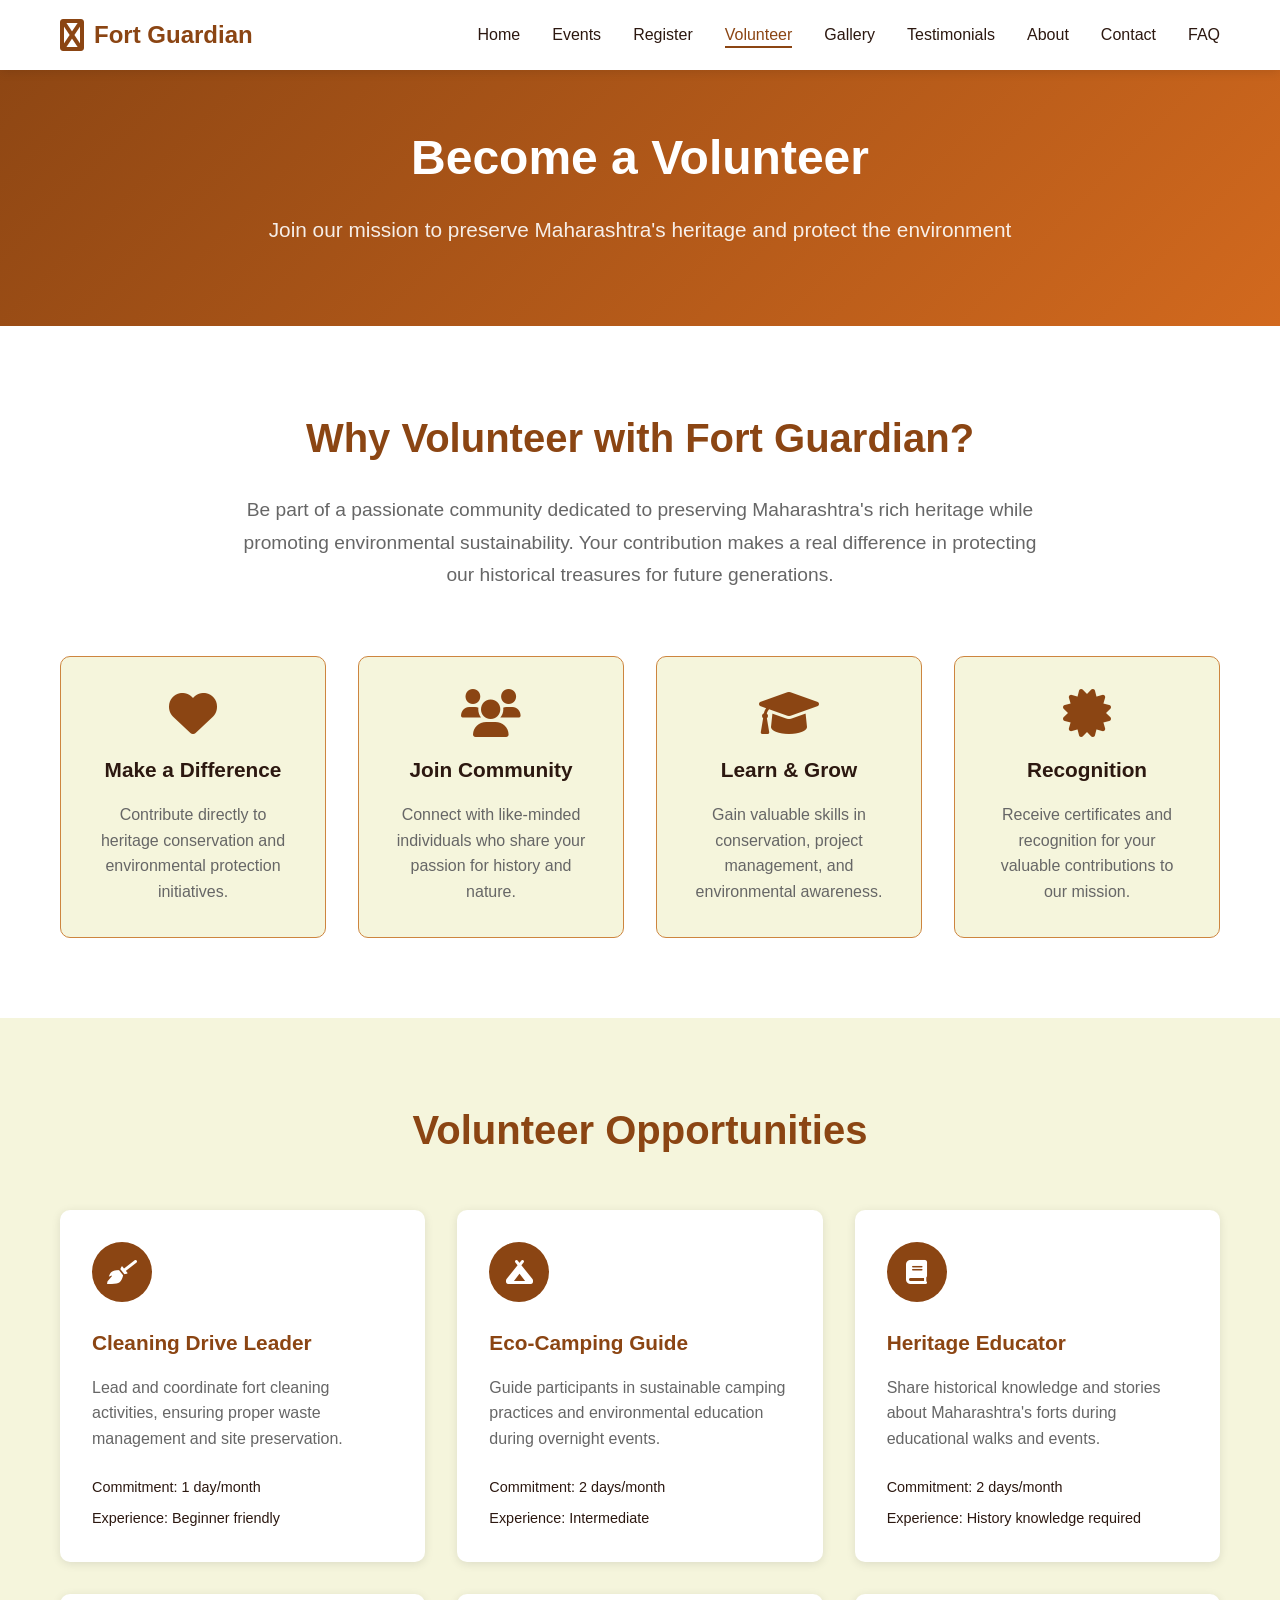
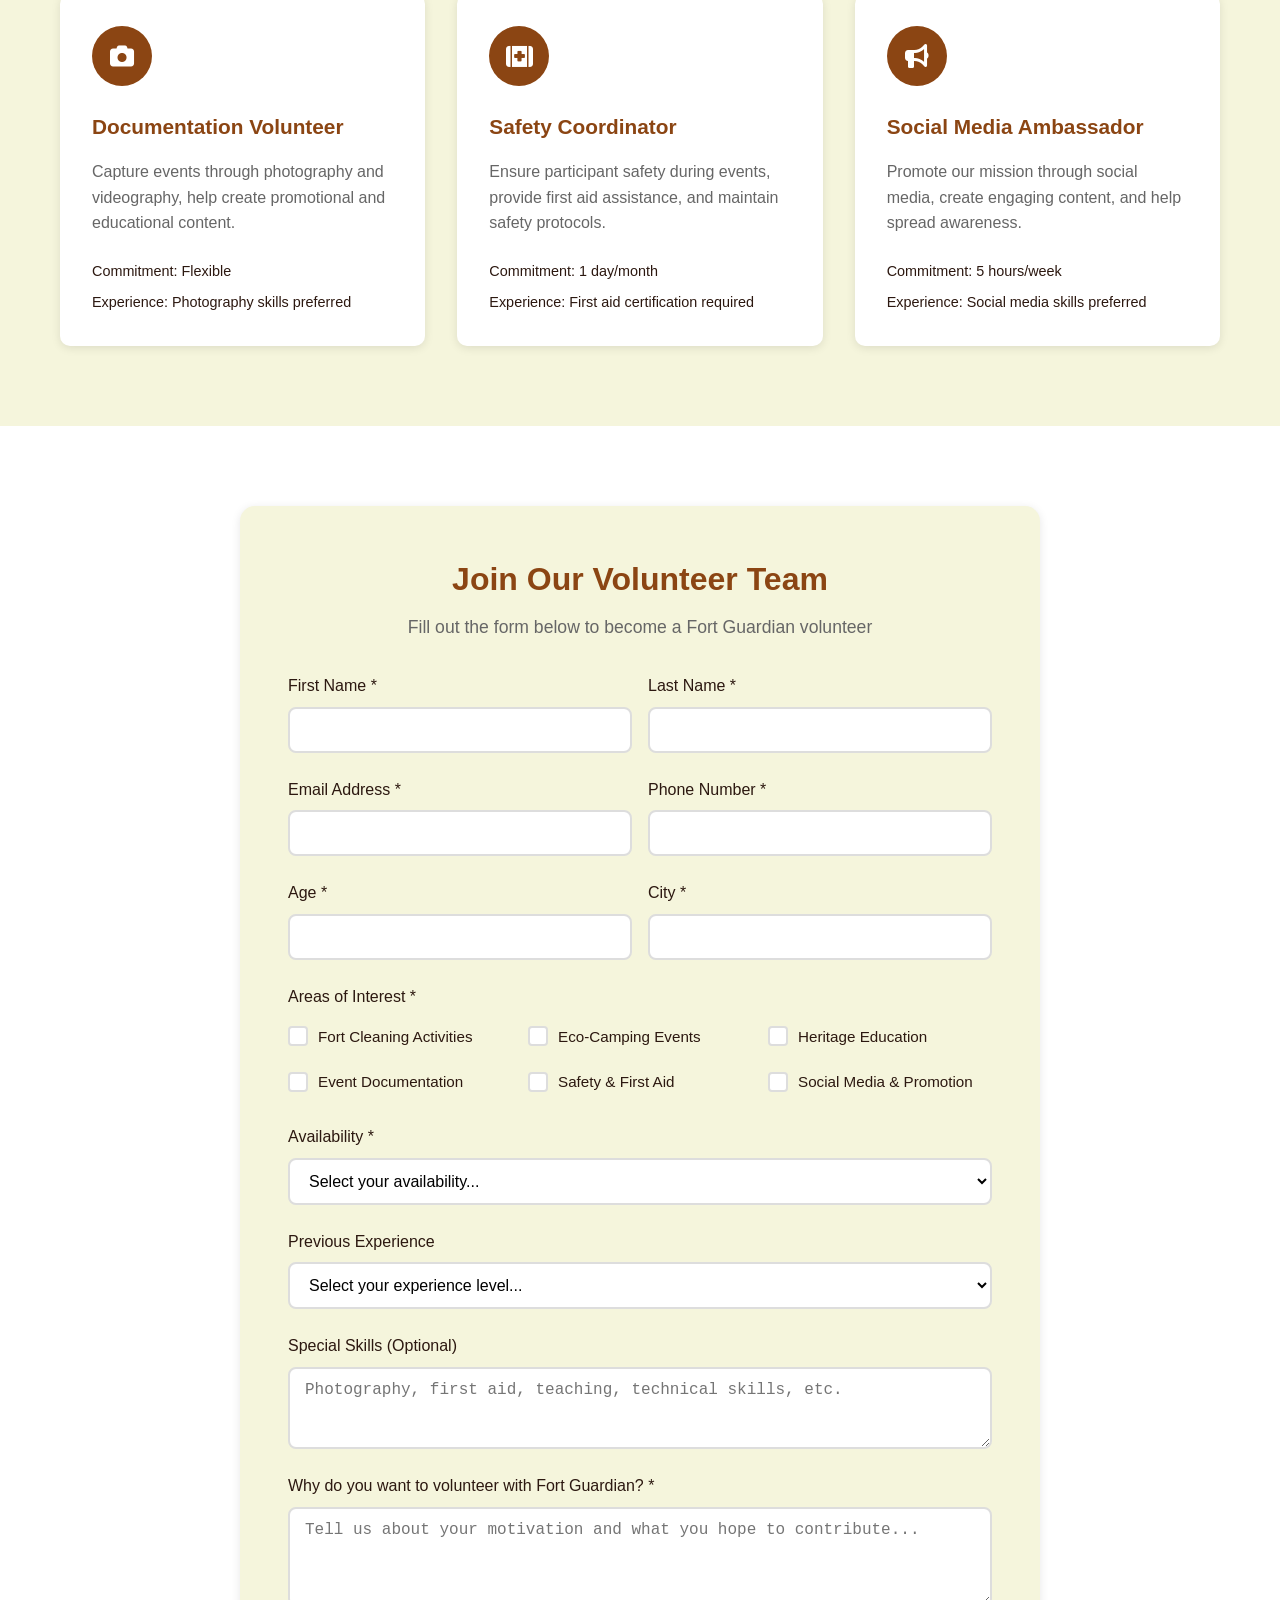
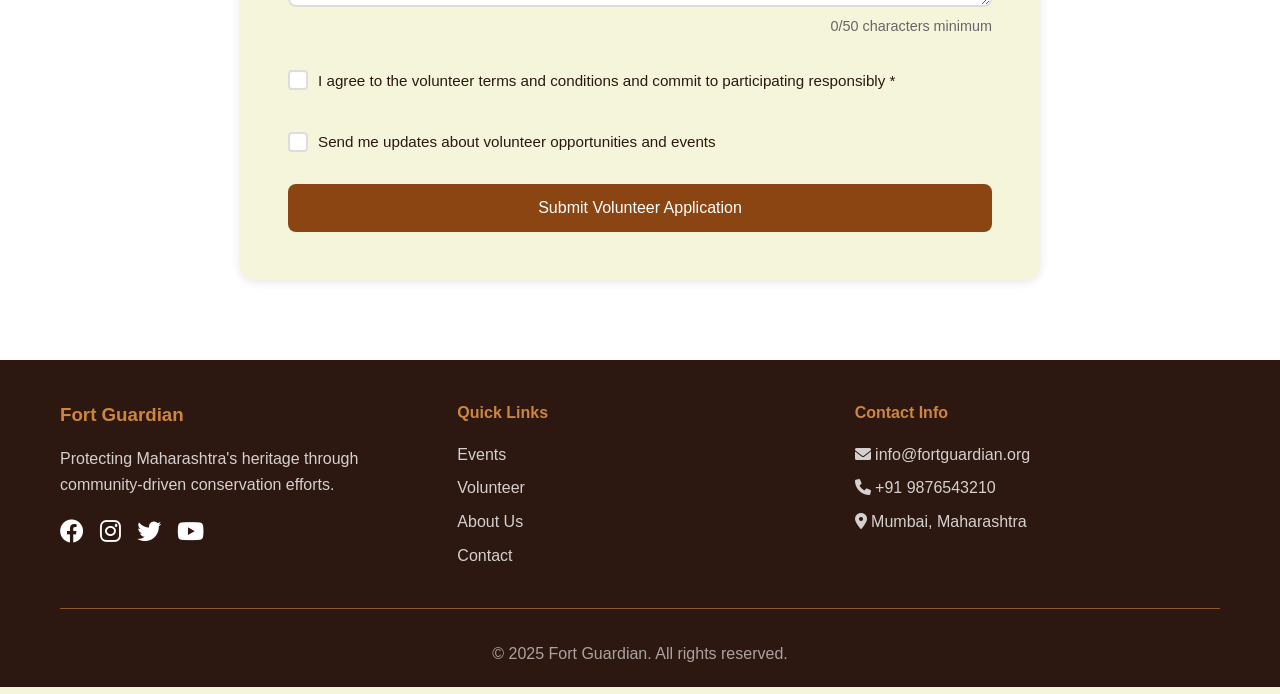
<file: FortGuardian-1/volunteer/volunteer.html>
<!DOCTYPE html>
<html lang="en">
<head>
    <meta charset="UTF-8">
    <meta name="viewport" content="width=device-width, initial-scale=1.0">
    <title>Volunteer - Fort Guardian</title>
    <link rel="stylesheet" href="volunteer.css">
    <link href="https://cdnjs.cloudflare.com/ajax/libs/font-awesome/6.0.0/css/all.min.css" rel="stylesheet">
</head>
<body>
    <header class="header">
        <nav class="navbar">
            <div class="nav-container">
                <div class="logo">
                    <i class="fas fa-fort-awesome"></i>
                    <span>Fort Guardian</span>
                </div>
                <ul class="nav-menu">
                    <li><a href="../index/index.html" class="nav-link">Home</a></li>
                    <li><a href="../events/events.html" class="nav-link">Events</a></li>
                    <li><a href="../registration/registration.html" class="nav-link">Register</a></li>
                    <li><a href="../volunteer/volunteer.html" class="nav-link active">Volunteer</a></li>
                    <li><a href="../gallery/gallery.html" class="nav-link">Gallery</a></li>
                    <li><a href="../testimonials/testimonials.html" class="nav-link">Testimonials</a></li>
                    <li><a href="../about/about.html" class="nav-link">About</a></li>
                    <li><a href="../contact/contact.html" class="nav-link">Contact</a></li>
                    <li><a href="../faq/faq.html" class="nav-link">FAQ</a></li>
                </ul>
                <div class="hamburger">
                    <span></span>
                    <span></span>
                    <span></span>
                </div>
            </div>
        </nav>
    </header>

    <main>
        <section class="hero">
            <div class="container">
                <h1 class="hero-title">Become a Volunteer</h1>
                <p class="hero-subtitle">Join our mission to preserve Maharashtra's heritage and protect the environment</p>
            </div>
        </section>

        <section class="volunteer-info">
            <div class="container">
                <div class="info-content">
                    <h2>Why Volunteer with Fort Guardian?</h2>
                    <p>Be part of a passionate community dedicated to preserving Maharashtra's rich heritage while promoting environmental sustainability. Your contribution makes a real difference in protecting our historical treasures for future generations.</p>
                </div>
                
                <div class="benefits-grid">
                    <div class="benefit-card">
                        <i class="fas fa-heart"></i>
                        <h3>Make a Difference</h3>
                        <p>Contribute directly to heritage conservation and environmental protection initiatives.</p>
                    </div>
                    <div class="benefit-card">
                        <i class="fas fa-users"></i>
                        <h3>Join Community</h3>
                        <p>Connect with like-minded individuals who share your passion for history and nature.</p>
                    </div>
                    <div class="benefit-card">
                        <i class="fas fa-graduation-cap"></i>
                        <h3>Learn & Grow</h3>
                        <p>Gain valuable skills in conservation, project management, and environmental awareness.</p>
                    </div>
                    <div class="benefit-card">
                        <i class="fas fa-certificate"></i>
                        <h3>Recognition</h3>
                        <p>Receive certificates and recognition for your valuable contributions to our mission.</p>
                    </div>
                </div>
            </div>
        </section>

        <section class="volunteer-roles">
            <div class="container">
                <h2 class="section-title">Volunteer Opportunities</h2>
                <div class="roles-grid">
                    <div class="role-card">
                        <div class="role-icon">
                            <i class="fas fa-broom"></i>
                        </div>
                        <h3>Cleaning Drive Leader</h3>
                        <p>Lead and coordinate fort cleaning activities, ensuring proper waste management and site preservation.</p>
                        <div class="role-details">
                            <span class="commitment">Commitment: 1 day/month</span>
                            <span class="experience">Experience: Beginner friendly</span>
                        </div>
                    </div>
                    
                    <div class="role-card">
                        <div class="role-icon">
                            <i class="fas fa-campground"></i>
                        </div>
                        <h3>Eco-Camping Guide</h3>
                        <p>Guide participants in sustainable camping practices and environmental education during overnight events.</p>
                        <div class="role-details">
                            <span class="commitment">Commitment: 2 days/month</span>
                            <span class="experience">Experience: Intermediate</span>
                        </div>
                    </div>
                    
                    <div class="role-card">
                        <div class="role-icon">
                            <i class="fas fa-book"></i>
                        </div>
                        <h3>Heritage Educator</h3>
                        <p>Share historical knowledge and stories about Maharashtra's forts during educational walks and events.</p>
                        <div class="role-details">
                            <span class="commitment">Commitment: 2 days/month</span>
                            <span class="experience">Experience: History knowledge required</span>
                        </div>
                    </div>
                    
                    <div class="role-card">
                        <div class="role-icon">
                            <i class="fas fa-camera"></i>
                        </div>
                        <h3>Documentation Volunteer</h3>
                        <p>Capture events through photography and videography, help create promotional and educational content.</p>
                        <div class="role-details">
                            <span class="commitment">Commitment: Flexible</span>
                            <span class="experience">Experience: Photography skills preferred</span>
                        </div>
                    </div>
                    
                    <div class="role-card">
                        <div class="role-icon">
                            <i class="fas fa-first-aid"></i>
                        </div>
                        <h3>Safety Coordinator</h3>
                        <p>Ensure participant safety during events, provide first aid assistance, and maintain safety protocols.</p>
                        <div class="role-details">
                            <span class="commitment">Commitment: 1 day/month</span>
                            <span class="experience">Experience: First aid certification required</span>
                        </div>
                    </div>
                    
                    <div class="role-card">
                        <div class="role-icon">
                            <i class="fas fa-bullhorn"></i>
                        </div>
                        <h3>Social Media Ambassador</h3>
                        <p>Promote our mission through social media, create engaging content, and help spread awareness.</p>
                        <div class="role-details">
                            <span class="commitment">Commitment: 5 hours/week</span>
                            <span class="experience">Experience: Social media skills preferred</span>
                        </div>
                    </div>
                </div>
            </div>
        </section>

        <section class="volunteer-form-section">
            <div class="container">
                <div class="form-container">
                    <div class="form-header">
                        <h2>Join Our Volunteer Team</h2>
                        <p>Fill out the form below to become a Fort Guardian volunteer</p>
                    </div>

                    <form id="volunteerForm" class="volunteer-form">
                        <div class="form-row">
                            <div class="form-group">
                                <label for="firstName">First Name *</label>
                                <input type="text" id="firstName" name="firstName" required>
                                <span class="error-message" id="firstNameError"></span>
                            </div>
                            <div class="form-group">
                                <label for="lastName">Last Name *</label>
                                <input type="text" id="lastName" name="lastName" required>
                                <span class="error-message" id="lastNameError"></span>
                            </div>
                        </div>

                        <div class="form-row">
                            <div class="form-group">
                                <label for="email">Email Address *</label>
                                <input type="email" id="email" name="email" required>
                                <span class="error-message" id="emailError"></span>
                            </div>
                            <div class="form-group">
                                <label for="phone">Phone Number *</label>
                                <input type="tel" id="phone" name="phone" required>
                                <span class="error-message" id="phoneError"></span>
                            </div>
                        </div>

                        <div class="form-row">
                            <div class="form-group">
                                <label for="age">Age *</label>
                                <input type="number" id="age" name="age" min="18" max="65" required>
                                <span class="error-message" id="ageError"></span>
                            </div>
                            <div class="form-group">
                                <label for="city">City *</label>
                                <input type="text" id="city" name="city" required>
                                <span class="error-message" id="cityError"></span>
                            </div>
                        </div>

                        <div class="form-group">
                            <label for="interests">Areas of Interest *</label>
                            <div class="checkbox-group">
                                <label class="checkbox-label">
                                    <input type="checkbox" name="interests" value="cleaning">
                                    <span class="checkmark"></span>
                                    Fort Cleaning Activities
                                </label>
                                <label class="checkbox-label">
                                    <input type="checkbox" name="interests" value="camping">
                                    <span class="checkmark"></span>
                                    Eco-Camping Events
                                </label>
                                <label class="checkbox-label">
                                    <input type="checkbox" name="interests" value="education">
                                    <span class="checkmark"></span>
                                    Heritage Education
                                </label>
                                <label class="checkbox-label">
                                    <input type="checkbox" name="interests" value="documentation">
                                    <span class="checkmark"></span>
                                    Event Documentation
                                </label>
                                <label class="checkbox-label">
                                    <input type="checkbox" name="interests" value="safety">
                                    <span class="checkmark"></span>
                                    Safety & First Aid
                                </label>
                                <label class="checkbox-label">
                                    <input type="checkbox" name="interests" value="social">
                                    <span class="checkmark"></span>
                                    Social Media & Promotion
                                </label>
                            </div>
                            <span class="error-message" id="interestsError"></span>
                        </div>

                        <div class="form-group">
                            <label for="availability">Availability *</label>
                            <select id="availability" name="availability" required>
                                <option value="">Select your availability...</option>
                                <option value="weekends">Weekends Only</option>
                                <option value="weekdays">Weekdays Only</option>
                                <option value="flexible">Flexible (Weekends & Weekdays)</option>
                                <option value="occasional">Occasional Events</option>
                            </select>
                            <span class="error-message" id="availabilityError"></span>
                        </div>

                        <div class="form-group">
                            <label for="experience">Previous Experience</label>
                            <select id="experience" name="experience">
                                <option value="">Select your experience level...</option>
                                <option value="none">No Prior Experience</option>
                                <option value="basic">Basic (1-2 events)</option>
                                <option value="intermediate">Intermediate (3-10 events)</option>
                                <option value="advanced">Advanced (10+ events)</option>
                                <option value="professional">Professional Background</option>
                            </select>
                        </div>

                        <div class="form-group">
                            <label for="skills">Special Skills (Optional)</label>
                            <textarea id="skills" name="skills" rows="3" placeholder="Photography, first aid, teaching, technical skills, etc."></textarea>
                        </div>

                        <div class="form-group">
                            <label for="motivation">Why do you want to volunteer with Fort Guardian? *</label>
                            <textarea id="motivation" name="motivation" rows="4" placeholder="Tell us about your motivation and what you hope to contribute..." required></textarea>
                            <span class="error-message" id="motivationError"></span>
                        </div>

                        <div class="form-group checkbox-group">
                            <label class="checkbox-label">
                                <input type="checkbox" id="agreement" name="agreement" required>
                                <span class="checkmark"></span>
                                I agree to the volunteer terms and conditions and commit to participating responsibly *
                            </label>
                            <span class="error-message" id="agreementError"></span>
                        </div>

                        <div class="form-group checkbox-group">
                            <label class="checkbox-label">
                                <input type="checkbox" id="updates" name="updates">
                                <span class="checkmark"></span>
                                Send me updates about volunteer opportunities and events
                            </label>
                        </div>

                        <button type="submit" class="btn btn-primary">Submit Volunteer Application</button>
                    </form>
                </div>
            </div>
        </section>

        <!-- Success Modal -->
        <div id="successModal" class="modal">
            <div class="modal-content">
                <div class="modal-header">
                    <h2><i class="fas fa-check-circle"></i> Application Submitted!</h2>
                </div>
                <div class="modal-body">
                    <p>Thank you for your interest in volunteering with Fort Guardian!</p>
                    <p>We have received your application and will review it within 2-3 business days. Our team will contact you via email with next steps.</p>
                    <p><strong>Application ID:</strong> <span id="applicationId"></span></p>
                </div>
                <div class="modal-footer">
                    <button id="closeModal" class="btn btn-primary">Close</button>
                    <a href="../events/events.html" class="btn btn-secondary">View Events</a>
                </div>
            </div>
        </div>
    </main>

    <footer class="footer">
        <div class="container">
            <div class="footer-content">
                <div class="footer-section">
                    <h3>Fort Guardian</h3>
                    <p>Protecting Maharashtra's heritage through community-driven conservation efforts.</p>
                    <div class="social-links">
                        <a href="#"><i class="fab fa-facebook"></i></a>
                        <a href="#"><i class="fab fa-instagram"></i></a>
                        <a href="#"><i class="fab fa-twitter"></i></a>
                        <a href="#"><i class="fab fa-youtube"></i></a>
                    </div>
                </div>
                <div class="footer-section">
                    <h4>Quick Links</h4>
                    <ul>
                        <li><a href="../events/events.html">Events</a></li>
                        <li><a href="../volunteer/volunteer.html">Volunteer</a></li>
                        <li><a href="../about/about.html">About Us</a></li>
                        <li><a href="../contact/contact.html">Contact</a></li>
                    </ul>
                </div>
                <div class="footer-section">
                    <h4>Contact Info</h4>
                    <p><i class="fas fa-envelope"></i> info@fortguardian.org</p>
                    <p><i class="fas fa-phone"></i> +91 9876543210</p>
                    <p><i class="fas fa-map-marker-alt"></i> Mumbai, Maharashtra</p>
                </div>
            </div>
            <div class="footer-bottom">
                <p>&copy; 2025 Fort Guardian. All rights reserved.</p>
            </div>
        </div>
    </footer>

    <script src="volunteer.js"></script>
</body>
</html>
</file>
<file: FortGuardian-1/contact/contact.css>
* {
    margin: 0;
    padding: 0;
    box-sizing: border-box;
}

:root {
    --primary-color: #8B4513;
    --secondary-color: #D2691E;
    --accent-color: #CD853F;
    --text-dark: #2C1810;
    --text-light: #666;
    --bg-light: #F5F5DC;
    --white: #FFFFFF;
    --error-color: #dc3545;
    --success-color: #28a745;
    --shadow: 0 2px 10px rgba(0, 0, 0, 0.1);
    --transition: all 0.3s ease;
}

body {
    font-family: 'Arial', sans-serif;
    line-height: 1.6;
    color: var(--text-dark);
    background-color: var(--bg-light);
}

.container {
    max-width: 1200px;
    margin: 0 auto;
    padding: 0 20px;
}

/* Header Styles */
.header {
    background: var(--white);
    box-shadow: var(--shadow);
    position: fixed;
    top: 0;
    left: 0;
    right: 0;
    z-index: 1000;
}

.navbar {
    padding: 1rem 0;
}

.nav-container {
    max-width: 1200px;
    margin: 0 auto;
    padding: 0 20px;
    display: flex;
    justify-content: space-between;
    align-items: center;
}

.logo {
    display: flex;
    align-items: center;
    gap: 10px;
    font-size: 1.5rem;
    font-weight: bold;
    color: var(--primary-color);
}

.logo i {
    font-size: 2rem;
}

.nav-menu {
    display: flex;
    list-style: none;
    gap: 2rem;
}

.nav-link {
    text-decoration: none;
    color: var(--text-dark);
    font-weight: 500;
    transition: var(--transition);
    position: relative;
}

.nav-link:hover,
.nav-link.active {
    color: var(--primary-color);
}

.nav-link::after {
    content: '';
    position: absolute;
    bottom: -5px;
    left: 0;
    width: 0;
    height: 2px;
    background: var(--primary-color);
    transition: var(--transition);
}

.nav-link:hover::after,
.nav-link.active::after {
    width: 100%;
}

.hamburger {
    display: none;
    flex-direction: column;
    cursor: pointer;
}

.hamburger span {
    width: 25px;
    height: 3px;
    background: var(--primary-color);
    margin: 3px 0;
    transition: var(--transition);
}

/* Hero Section */
.hero {
    background: linear-gradient(135deg, var(--primary-color), var(--secondary-color));
    color: var(--white);
    padding: 120px 0 80px;
    text-align: center;
}

.hero-title {
    font-size: 3rem;
    margin-bottom: 1rem;
    font-weight: bold;
}

.hero-subtitle {
    font-size: 1.3rem;
    opacity: 0.9;
}

/* Contact Section */
.contact-section {
    padding: 80px 0;
    background: var(--white);
}

.contact-container {
    display: grid;
    grid-template-columns: 1fr 1fr;
    gap: 4rem;
}

.contact-info h2 {
    font-size: 2.5rem;
    color: var(--primary-color);
    margin-bottom: 1rem;
}

.contact-info > p {
    font-size: 1.1rem;
    color: var(--text-light);
    margin-bottom: 2rem;
    line-height: 1.7;
}

.contact-details {
    margin-bottom: 3rem;
}

.contact-item {
    display: flex;
    align-items: flex-start;
    gap: 1.5rem;
    margin-bottom: 2rem;
}

.contact-icon {
    background: var(--primary-color);
    color: var(--white);
    width: 50px;
    height: 50px;
    border-radius: 50%;
    display: flex;
    align-items: center;
    justify-content: center;
    font-size: 1.2rem;
    flex-shrink: 0;
}

.contact-content h3 {
    color: var(--primary-color);
    margin-bottom: 0.5rem;
    font-size: 1.2rem;
}

.contact-content p {
    color: var(--text-light);
    line-height: 1.6;
}

.social-media h3 {
    color: var(--primary-color);
    margin-bottom: 1rem;
    font-size: 1.3rem;
}

.social-links {
    display: flex;
    gap: 1rem;
    flex-wrap: wrap;
}

.social-link {
    display: flex;
    align-items: center;
    gap: 0.5rem;
    padding: 0.8rem 1.5rem;
    border-radius: 25px;
    text-decoration: none;
    color: var(--white);
    transition: var(--transition);
    font-weight: 500;
}

.social-link.facebook {
    background: #1877f2;
}

.social-link.instagram {
    background: linear-gradient(45deg, #f09433, #e6683c, #dc2743, #cc2366, #bc1888);
}

.social-link.twitter {
    background: #1da1f2;
}

.social-link.youtube {
    background: #ff0000;
}

.social-link:hover {
    transform: translateY(-2px);
    box-shadow: var(--shadow);
}

/* Form Styles */
.contact-form-container {
    background: var(--bg-light);
    padding: 2rem;
    border-radius: 15px;
    box-shadow: var(--shadow);
}

.contact-form-container h2 {
    color: var(--primary-color);
    margin-bottom: 2rem;
    font-size: 2rem;
}

.contact-form {
    display: flex;
    flex-direction: column;
    gap: 1.5rem;
}

.form-row {
    display: grid;
    grid-template-columns: 1fr 1fr;
    gap: 1rem;
}

.form-group {
    display: flex;
    flex-direction: column;
}

.form-group label {
    margin-bottom: 0.5rem;
    color: var(--text-dark);
    font-weight: 500;
}

.form-group input,
.form-group select,
.form-group textarea {
    padding: 12px 15px;
    border: 2px solid #ddd;
    border-radius: 8px;
    font-size: 1rem;
    transition: var(--transition);
    background: var(--white);
}

.form-group input:focus,
.form-group select:focus,
.form-group textarea:focus {
    outline: none;
    border-color: var(--primary-color);
    box-shadow: 0 0 0 3px rgba(139, 69, 19, 0.1);
}

.form-group input.error,
.form-group select.error,
.form-group textarea.error {
    border-color: var(--error-color);
}

.form-group input.success,
.form-group select.success,
.form-group textarea.success {
    border-color: var(--success-color);
}

.error-message {
    color: var(--error-color);
    font-size: 0.9rem;
    margin-top: 0.5rem;
    display: none;
}

.error-message.show {
    display: block;
}

/* Radio Group Styles */
.radio-group {
    display: flex;
    gap: 1rem;
    margin-top: 0.5rem;
    flex-wrap: wrap;
}

.radio-label {
    display: flex;
    align-items: center;
    cursor: pointer;
    font-size: 0.95rem;
}

.radio-label input[type="radio"] {
    position: absolute;
    opacity: 0;
    cursor: pointer;
    height: 0;
    width: 0;
}

.radio-custom {
    height: 20px;
    width: 20px;
    background-color: var(--white);
    border: 2px solid #ddd;
    border-radius: 50%;
    margin-right: 10px;
    position: relative;
    transition: var(--transition);
}

.radio-label:hover .radio-custom {
    border-color: var(--primary-color);
}

.radio-label input:checked ~ .radio-custom {
    border-color: var(--primary-color);
}

.radio-custom:after {
    content: "";
    position: absolute;
    display: none;
    top: 50%;
    left: 50%;
    transform: translate(-50%, -50%);
    width: 10px;
    height: 10px;
    border-radius: 50%;
    background: var(--primary-color);
}

.radio-label input:checked ~ .radio-custom:after {
    display: block;
}

/* Checkbox Styles */
.checkbox-group {
    margin-top: 1rem;
}

.checkbox-label {
    display: flex;
    align-items: center;
    cursor: pointer;
    font-size: 0.95rem;
    line-height: 1.4;
}

.checkbox-label input[type="checkbox"] {
    position: absolute;
    opacity: 0;
    cursor: pointer;
    height: 0;
    width: 0;
}

.checkmark {
    height: 20px;
    width: 20px;
    background-color: var(--white);
    border: 2px solid #ddd;
    border-radius: 4px;
    margin-right: 10px;
    flex-shrink: 0;
    transition: var(--transition);
}

.checkbox-label:hover .checkmark {
    border-color: var(--primary-color);
}

.checkbox-label input:checked ~ .checkmark {
    background-color: var(--primary-color);
    border-color: var(--primary-color);
}

.checkmark:after {
    content: "";
    position: absolute;
    display: none;
}

.checkbox-label input:checked ~ .checkmark:after {
    display: block;
}

.checkbox-label .checkmark:after {
    left: 6px;
    top: 2px;
    width: 6px;
    height: 10px;
    border: solid white;
    border-width: 0 2px 2px 0;
    transform: rotate(45deg);
}

/* Button Styles */
.btn {
    padding: 15px 30px;
    border: none;
    border-radius: 8px;
    font-size: 1rem;
    font-weight: 500;
    cursor: pointer;
    transition: var(--transition);
    text-decoration: none;
    display: inline-block;
    text-align: center;
}

.btn-primary {
    background: var(--primary-color);
    color: var(--white);
}

.btn-primary:hover {
    background: var(--secondary-color);
    transform: translateY(-2px);
}

.btn-secondary {
    background: var(--secondary-color);
    color: var(--white);
}

.btn-secondary:hover {
    background: var(--primary-color);
    transform: translateY(-2px);
}

.btn-outline {
    background: transparent;
    color: var(--primary-color);
    border: 2px solid var(--primary-color);
}

.btn-outline:hover {
    background: var(--primary-color);
    color: var(--white);
}

.btn:disabled {
    opacity: 0.6;
    cursor: not-allowed;
    transform: none;
}

/* Map Section */
.map-section {
    padding: 80px 0;
    background: var(--bg-light);
}

.section-title {
    font-size: 2.5rem;
    color: var(--primary-color);
    text-align: center;
    margin-bottom: 3rem;
}

.map-container {
    background: var(--white);
    border-radius: 15px;
    overflow: hidden;
    box-shadow: var(--shadow);
}

.map-placeholder {
    height: 400px;
    background: linear-gradient(135deg, var(--primary-color), var(--secondary-color));
    display: flex;
    align-items: center;
    justify-content: center;
    color: var(--white);
    text-align: center;
}

.map-content i {
    font-size: 3rem;
    margin-bottom: 1rem;
}

.map-content h3 {
    font-size: 1.5rem;
    margin-bottom: 1rem;
}

.map-content p {
    margin-bottom: 2rem;
    opacity: 0.9;
    line-height: 1.6;
}

/* FAQ Preview Section */
.faq-preview {
    padding: 80px 0;
    background: var(--white);
}

.faq-grid {
    display: grid;
    grid-template-columns: repeat(auto-fit, minmax(300px, 1fr));
    gap: 2rem;
    margin-bottom: 3rem;
}

.faq-item {
    background: var(--bg-light);
    padding: 2rem;
    border-radius: 10px;
    border-left: 4px solid var(--primary-color);
}

.faq-item h3 {
    color: var(--primary-color);
    margin-bottom: 1rem;
    font-size: 1.2rem;
}

.faq-item p {
    color: var(--text-light);
    line-height: 1.6;
}

.faq-link {
    text-align: center;
}

/* Modal Styles */
.modal {
    display: none;
    position: fixed;
    z-index: 2000;
    left: 0;
    top: 0;
    width: 100%;
    height: 100%;
    background-color: rgba(0, 0, 0, 0.5);
    backdrop-filter: blur(5px);
}

.modal-content {
    background-color: var(--white);
    margin: 10% auto;
    padding: 0;
    border-radius: 15px;
    width: 90%;
    max-width: 500px;
    box-shadow: 0 10px 30px rgba(0, 0, 0, 0.3);
    animation: modalAppear 0.3s ease-out;
}

@keyframes modalAppear {
    from {
        opacity: 0;
        transform: translateY(-50px);
    }
    to {
        opacity: 1;
        transform: translateY(0);
    }
}

.modal-header {
    background: var(--primary-color);
    color: var(--white);
    padding: 2rem;
    border-radius: 15px 15px 0 0;
    text-align: center;
}

.modal-header h2 {
    margin: 0;
    font-size: 1.5rem;
}

.modal-header i {
    font-size: 2rem;
    margin-bottom: 1rem;
    color: var(--success-color);
}

.modal-body {
    padding: 2rem;
    text-align: center;
}

.modal-body p {
    margin-bottom: 1rem;
    color: var(--text-light);
    line-height: 1.6;
}

.modal-footer {
    padding: 1rem 2rem 2rem;
    display: flex;
    justify-content: center;
    gap: 1rem;
}

/* Footer */
.footer {
    background: var(--text-dark);
    color: var(--white);
    padding: 40px 0 20px;
}

.footer-content {
    display: grid;
    grid-template-columns: repeat(auto-fit, minmax(250px, 1fr));
    gap: 2rem;
    margin-bottom: 2rem;
}

.footer-section h3,
.footer-section h4 {
    margin-bottom: 1rem;
    color: var(--accent-color);
}

.footer-section p {
    margin-bottom: 0.5rem;
    opacity: 0.8;
}

.footer-section ul {
    list-style: none;
}

.footer-section ul li {
    margin-bottom: 0.5rem;
}

.footer-section ul li a {
    color: var(--white);
    text-decoration: none;
    opacity: 0.8;
    transition: var(--transition);
}

.footer-section ul li a:hover {
    opacity: 1;
    color: var(--accent-color);
}

.footer .social-links {
    display: flex;
    gap: 1rem;
    margin-top: 1rem;
}

.footer .social-links a {
    color: var(--white);
    font-size: 1.5rem;
    transition: var(--transition);
}

.footer .social-links a:hover {
    color: var(--accent-color);
    transform: translateY(-2px);
}

.footer-bottom {
    text-align: center;
    padding-top: 2rem;
    border-top: 1px solid var(--accent-color);
    opacity: 0.6;
}

/* Responsive Design */
@media (max-width: 768px) {
    .hamburger {
        display: flex;
    }

    .nav-menu {
        position: fixed;
        top: 100%;
        left: -100%;
        width: 100%;
        height: 100vh;
        background: var(--white);
        flex-direction: column;
        justify-content: center;
        align-items: center;
        transition: var(--transition);
        box-shadow: var(--shadow);
    }

    .nav-menu.active {
        left: 0;
    }

    .hero-title {
        font-size: 2.5rem;
    }

    .hero-subtitle {
        font-size: 1.1rem;
    }

    .contact-container {
        grid-template-columns: 1fr;
        gap: 2rem;
    }

    .contact-info {
        order: 2;
    }

    .contact-form-container {
        order: 1;
    }

    .form-row {
        grid-template-columns: 1fr;
    }

    .radio-group {
        flex-direction: column;
    }

    .social-links {
        flex-direction: column;
    }

    .faq-grid {
        grid-template-columns: 1fr;
    }

    .modal-content {
        width: 95%;
        margin: 5% auto;
    }
}

@media (max-width: 480px) {
    .hero-title {
        font-size: 2rem;
    }

    .section-title {
        font-size: 2rem;
    }

    .contact-form-container {
        padding: 1.5rem;
    }

    .contact-info h2 {
        font-size: 2rem;
    }

    .contact-item {
        flex-direction: column;
        text-align: center;
    }

    .faq-item {
        padding: 1.5rem;
    }

    .modal-header,
    .modal-body {
        padding: 1.5rem;
    }
}

/* Loading state */
.btn.loading {
    position: relative;
    color: transparent;
}

.btn.loading::after {
    content: '';
    position: absolute;
    top: 50%;
    left: 50%;
    width: 20px;
    height: 20px;
    margin-top: -10px;
    margin-left: -10px;
    border: 2px solid transparent;
    border-top: 2px solid var(--white);
    border-radius: 50%;
    animation: spin 1s linear infinite;
}

@keyframes spin {
    0% { transform: rotate(0deg); }
    100% { transform: rotate(360deg); }
}
</file>
<file: FortGuardian-1/faq/faq.css>
* {
    margin: 0;
    padding: 0;
    box-sizing: border-box;
}

:root {
    --primary-color: #8B4513;
    --secondary-color: #D2691E;
    --accent-color: #CD853F;
    --text-dark: #2C1810;
    --text-light: #666;
    --bg-light: #F5F5DC;
    --white: #FFFFFF;
    --shadow: 0 2px 10px rgba(0, 0, 0, 0.1);
    --transition: all 0.3s ease;
}

body {
    font-family: 'Arial', sans-serif;
    line-height: 1.6;
    color: var(--text-dark);
    background-color: var(--bg-light);
}

.container {
    max-width: 1200px;
    margin: 0 auto;
    padding: 0 20px;
}

/* Header Styles */
.header {
    background: var(--white);
    box-shadow: var(--shadow);
    position: fixed;
    top: 0;
    left: 0;
    right: 0;
    z-index: 1000;
}

.navbar {
    padding: 1rem 0;
}

.nav-container {
    max-width: 1200px;
    margin: 0 auto;
    padding: 0 20px;
    display: flex;
    justify-content: space-between;
    align-items: center;
}

.logo {
    display: flex;
    align-items: center;
    gap: 10px;
    font-size: 1.5rem;
    font-weight: bold;
    color: var(--primary-color);
}

.logo i {
    font-size: 2rem;
}

.nav-menu {
    display: flex;
    list-style: none;
    gap: 2rem;
}

.nav-link {
    text-decoration: none;
    color: var(--text-dark);
    font-weight: 500;
    transition: var(--transition);
    position: relative;
}

.nav-link:hover,
.nav-link.active {
    color: var(--primary-color);
}

.nav-link::after {
    content: '';
    position: absolute;
    bottom: -5px;
    left: 0;
    width: 0;
    height: 2px;
    background: var(--primary-color);
    transition: var(--transition);
}

.nav-link:hover::after,
.nav-link.active::after {
    width: 100%;
}

.hamburger {
    display: none;
    flex-direction: column;
    cursor: pointer;
}

.hamburger span {
    width: 25px;
    height: 3px;
    background: var(--primary-color);
    margin: 3px 0;
    transition: var(--transition);
}

/* Hero Section */
.hero {
    background: linear-gradient(135deg, var(--primary-color), var(--secondary-color));
    color: var(--white);
    padding: 120px 0 80px;
    text-align: center;
}

.hero-title {
    font-size: 3rem;
    margin-bottom: 1rem;
    font-weight: bold;
}

.hero-subtitle {
    font-size: 1.3rem;
    opacity: 0.9;
}

/* Search Section */
.search-section {
    padding: 40px 0;
    background: var(--white);
    border-bottom: 1px solid #eee;
}

.search-container {
    max-width: 600px;
    margin: 0 auto;
}

.search-box {
    position: relative;
    display: flex;
    align-items: center;
    background: var(--bg-light);
    border: 2px solid #ddd;
    border-radius: 50px;
    padding: 12px 20px;
    transition: var(--transition);
}

.search-box:focus-within {
    border-color: var(--primary-color);
    box-shadow: 0 0 0 3px rgba(139, 69, 19, 0.1);
}

.search-box i {
    color: var(--text-light);
    margin-right: 10px;
}

.search-box input {
    flex: 1;
    border: none;
    background: transparent;
    font-size: 1rem;
    outline: none;
    color: var(--text-dark);
}

.search-box input::placeholder {
    color: var(--text-light);
}

.clear-btn {
    background: none;
    border: none;
    color: var(--text-light);
    cursor: pointer;
    padding: 5px;
    border-radius: 50%;
    transition: var(--transition);
    display: none;
}

.clear-btn:hover {
    background: var(--primary-color);
    color: var(--white);
}

.clear-btn.show {
    display: block;
}

/* FAQ Section */
.faq-section {
    padding: 80px 0;
    background: var(--white);
}

.faq-categories {
    margin-bottom: 3rem;
    text-align: center;
}

.faq-categories h2 {
    font-size: 2rem;
    color: var(--primary-color);
    margin-bottom: 2rem;
}

.category-buttons {
    display: flex;
    justify-content: center;
    gap: 1rem;
    flex-wrap: wrap;
}

.category-btn {
    padding: 10px 20px;
    border: 2px solid var(--primary-color);
    background: transparent;
    color: var(--primary-color);
    border-radius: 25px;
    cursor: pointer;
    transition: var(--transition);
    font-weight: 500;
}

.category-btn:hover,
.category-btn.active {
    background: var(--primary-color);
    color: var(--white);
}

/* FAQ Container */
.faq-container {
    max-width: 800px;
    margin: 0 auto;
}

.faq-item {
    background: var(--bg-light);
    margin-bottom: 1rem;
    border-radius: 10px;
    overflow: hidden;
    box-shadow: var(--shadow);
    transition: var(--transition);
}

.faq-item:hover {
    transform: translateY(-2px);
    box-shadow: 0 5px 20px rgba(0, 0, 0, 0.1);
}

.faq-question {
    padding: 1.5rem 2rem;
    background: var(--white);
    cursor: pointer;
    display: flex;
    justify-content: space-between;
    align-items: center;
    transition: var(--transition);
    border-bottom: 1px solid #eee;
}

.faq-question:hover {
    background: var(--bg-light);
}

.faq-question h3 {
    color: var(--primary-color);
    font-size: 1.1rem;
    font-weight: 600;
    flex: 1;
    margin-right: 1rem;
}

.faq-question i {
    color: var(--secondary-color);
    font-size: 1.2rem;
    transition: var(--transition);
}

.faq-item.active .faq-question i {
    transform: rotate(180deg);
}

.faq-answer {
    padding: 0 2rem;
    max-height: 0;
    overflow: hidden;
    transition: max-height 0.3s ease, padding 0.3s ease;
    background: var(--white);
}

.faq-item.active .faq-answer {
    padding: 1.5rem 2rem;
    max-height: 1000px;
}

.faq-answer p {
    color: var(--text-light);
    line-height: 1.7;
    margin-bottom: 1rem;
}

.faq-answer p:last-child {
    margin-bottom: 0;
}

.faq-answer ul,
.faq-answer ol {
    color: var(--text-light);
    margin-left: 1.5rem;
    margin-bottom: 1rem;
}

.faq-answer li {
    margin-bottom: 0.5rem;
    line-height: 1.6;
}

/* No Results */
.no-results {
    text-align: center;
    padding: 4rem 2rem;
}

.no-results-content i {
    font-size: 4rem;
    color: var(--text-light);
    margin-bottom: 2rem;
}

.no-results-content h3 {
    color: var(--primary-color);
    font-size: 1.5rem;
    margin-bottom: 1rem;
}

.no-results-content p {
    color: var(--text-light);
    margin-bottom: 2rem;
    line-height: 1.6;
}

/* Contact CTA Section */
.contact-cta {
    padding: 80px 0;
    background: var(--primary-color);
    color: var(--white);
    text-align: center;
}

.cta-content h2 {
    font-size: 2.5rem;
    margin-bottom: 1rem;
}

.cta-content p {
    font-size: 1.2rem;
    margin-bottom: 2rem;
    opacity: 0.9;
    max-width: 600px;
    margin-left: auto;
    margin-right: auto;
}

.cta-buttons {
    display: flex;
    justify-content: center;
    gap: 1rem;
    flex-wrap: wrap;
}

.btn {
    padding: 15px 30px;
    border: none;
    border-radius: 8px;
    font-size: 1rem;
    font-weight: 500;
    cursor: pointer;
    transition: var(--transition);
    text-decoration: none;
    display: inline-block;
    text-align: center;
}

.btn-primary {
    background: var(--white);
    color: var(--primary-color);
}

.btn-primary:hover {
    background: var(--bg-light);
    transform: translateY(-2px);
}

.btn-secondary {
    background: transparent;
    color: var(--white);
    border: 2px solid var(--white);
}

.btn-secondary:hover {
    background: var(--white);
    color: var(--primary-color);
    transform: translateY(-2px);
}

/* Footer */
.footer {
    background: var(--text-dark);
    color: var(--white);
    padding: 40px 0 20px;
}

.footer-content {
    display: grid;
    grid-template-columns: repeat(auto-fit, minmax(250px, 1fr));
    gap: 2rem;
    margin-bottom: 2rem;
}

.footer-section h3,
.footer-section h4 {
    margin-bottom: 1rem;
    color: var(--accent-color);
}

.footer-section p {
    margin-bottom: 0.5rem;
    opacity: 0.8;
}

.footer-section ul {
    list-style: none;
}

.footer-section ul li {
    margin-bottom: 0.5rem;
}

.footer-section ul li a {
    color: var(--white);
    text-decoration: none;
    opacity: 0.8;
    transition: var(--transition);
}

.footer-section ul li a:hover {
    opacity: 1;
    color: var(--accent-color);
}

.social-links {
    display: flex;
    gap: 1rem;
    margin-top: 1rem;
}

.social-links a {
    color: var(--white);
    font-size: 1.5rem;
    transition: var(--transition);
}

.social-links a:hover {
    color: var(--accent-color);
    transform: translateY(-2px);
}

.footer-bottom {
    text-align: center;
    padding-top: 2rem;
    border-top: 1px solid var(--accent-color);
    opacity: 0.6;
}

/* Responsive Design */
@media (max-width: 768px) {
    .hamburger {
        display: flex;
    }

    .nav-menu {
        position: fixed;
        top: 100%;
        left: -100%;
        width: 100%;
        height: 100vh;
        background: var(--white);
        flex-direction: column;
        justify-content: center;
        align-items: center;
        transition: var(--transition);
        box-shadow: var(--shadow);
    }

    .nav-menu.active {
        left: 0;
    }

    .hero-title {
        font-size: 2.5rem;
    }

    .hero-subtitle {
        font-size: 1.1rem;
    }

    .category-buttons {
        flex-direction: column;
        align-items: center;
    }

    .faq-question {
        padding: 1rem 1.5rem;
    }

    .faq-item.active .faq-answer {
        padding: 1rem 1.5rem;
    }

    .faq-question h3 {
        font-size: 1rem;
    }

    .cta-content h2 {
        font-size: 2rem;
    }

    .cta-buttons {
        flex-direction: column;
        align-items: center;
    }
}

@media (max-width: 480px) {
    .hero-title {
        font-size: 2rem;
    }

    .faq-categories h2 {
        font-size: 1.5rem;
    }

    .search-box {
        padding: 10px 15px;
    }

    .faq-question {
        padding: 1rem;
    }

    .faq-item.active .faq-answer {
        padding: 1rem;
    }

    .no-results {
        padding: 2rem 1rem;
    }

    .no-results-content i {
        font-size: 3rem;
    }

    .cta-content h2 {
        font-size: 1.8rem;
    }
}

/* Animation for filtered items */
.faq-item.hidden {
    display: none;
}

.faq-item.visible {
    animation: fadeIn 0.5s ease-in-out;
}

@keyframes fadeIn {
    from {
        opacity: 0;
        transform: translateY(20px);
    }
    to {
        opacity: 1;
        transform: translateY(0);
    }
}

/* Highlight search terms */
.highlight {
    background-color: yellow;
    font-weight: bold;
    padding: 2px 4px;
    border-radius: 3px;
}
</file>
<file: FortGuardian-1/registration/registration.css>
* {
    margin: 0;
    padding: 0;
    box-sizing: border-box;
}

:root {
    --primary-color: #8B4513;
    --secondary-color: #D2691E;
    --accent-color: #CD853F;
    --text-dark: #2C1810;
    --text-light: #666;
    --bg-light: #F5F5DC;
    --white: #FFFFFF;
    --error-color: #dc3545;
    --success-color: #28a745;
    --shadow: 0 2px 10px rgba(0, 0, 0, 0.1);
    --transition: all 0.3s ease;
}

body {
    font-family: 'Arial', sans-serif;
    line-height: 1.6;
    color: var(--text-dark);
    background-color: var(--bg-light);
}

.container {
    max-width: 1200px;
    margin: 0 auto;
    padding: 0 20px;
}

/* Header Styles */
.header {
    background: var(--white);
    box-shadow: var(--shadow);
    position: fixed;
    top: 0;
    left: 0;
    right: 0;
    z-index: 1000;
}

.navbar {
    padding: 1rem 0;
}

.nav-container {
    max-width: 1200px;
    margin: 0 auto;
    padding: 0 20px;
    display: flex;
    justify-content: space-between;
    align-items: center;
}

.logo {
    display: flex;
    align-items: center;
    gap: 10px;
    font-size: 1.5rem;
    font-weight: bold;
    color: var(--primary-color);
}

.logo i {
    font-size: 2rem;
}

.nav-menu {
    display: flex;
    list-style: none;
    gap: 2rem;
}

.nav-link {
    text-decoration: none;
    color: var(--text-dark);
    font-weight: 500;
    transition: var(--transition);
    position: relative;
}

.nav-link:hover,
.nav-link.active {
    color: var(--primary-color);
}

.nav-link::after {
    content: '';
    position: absolute;
    bottom: -5px;
    left: 0;
    width: 0;
    height: 2px;
    background: var(--primary-color);
    transition: var(--transition);
}

.nav-link:hover::after,
.nav-link.active::after {
    width: 100%;
}

.hamburger {
    display: none;
    flex-direction: column;
    cursor: pointer;
}

.hamburger span {
    width: 25px;
    height: 3px;
    background: var(--primary-color);
    margin: 3px 0;
    transition: var(--transition);
}

/* Hero Section */
.hero {
    background: linear-gradient(135deg, var(--primary-color), var(--secondary-color));
    color: var(--white);
    padding: 120px 0 60px;
    text-align: center;
}

.hero-title {
    font-size: 3rem;
    margin-bottom: 1rem;
    font-weight: bold;
}

.hero-subtitle {
    font-size: 1.3rem;
    opacity: 0.9;
}

/* Registration Section */
.registration-section {
    padding: 80px 0;
}

.registration-container {
    display: grid;
    grid-template-columns: 2fr 1fr;
    gap: 3rem;
    align-items: start;
}

.form-container {
    background: var(--white);
    padding: 3rem;
    border-radius: 15px;
    box-shadow: var(--shadow);
}

.form-header {
    text-align: center;
    margin-bottom: 2rem;
}

.form-header h2 {
    color: var(--primary-color);
    font-size: 2rem;
    margin-bottom: 0.5rem;
}

.form-header p {
    color: var(--text-light);
    font-size: 1.1rem;
}

/* Form Styles */
.registration-form {
    display: flex;
    flex-direction: column;
    gap: 1.5rem;
}

.form-group {
    display: flex;
    flex-direction: column;
}

.form-group label {
    margin-bottom: 0.5rem;
    color: var(--text-dark);
    font-weight: 500;
}

.form-group input,
.form-group select,
.form-group textarea {
    padding: 12px 15px;
    border: 2px solid #ddd;
    border-radius: 8px;
    font-size: 1rem;
    transition: var(--transition);
    background: var(--white);
}

.form-group input:focus,
.form-group select:focus,
.form-group textarea:focus {
    outline: none;
    border-color: var(--primary-color);
    box-shadow: 0 0 0 3px rgba(139, 69, 19, 0.1);
}

.form-group input.error,
.form-group select.error,
.form-group textarea.error {
    border-color: var(--error-color);
}

.form-group input.success,
.form-group select.success,
.form-group textarea.success {
    border-color: var(--success-color);
}

.error-message {
    color: var(--error-color);
    font-size: 0.9rem;
    margin-top: 0.5rem;
    display: none;
}

.error-message.show {
    display: block;
}

/* Checkbox Styles */
.checkbox-group {
    position: relative;
}

.checkbox-label {
    display: flex;
    align-items: flex-start;
    cursor: pointer;
    font-size: 0.95rem;
    line-height: 1.4;
}

.checkbox-label input[type="checkbox"] {
    position: absolute;
    opacity: 0;
    cursor: pointer;
    height: 0;
    width: 0;
}

.checkmark {
    height: 20px;
    width: 20px;
    background-color: var(--white);
    border: 2px solid #ddd;
    border-radius: 4px;
    margin-right: 10px;
    margin-top: 2px;
    flex-shrink: 0;
    transition: var(--transition);
}

.checkbox-label:hover .checkmark {
    border-color: var(--primary-color);
}

.checkbox-label input:checked ~ .checkmark {
    background-color: var(--primary-color);
    border-color: var(--primary-color);
}

.checkmark:after {
    content: "";
    position: absolute;
    display: none;
}

.checkbox-label input:checked ~ .checkmark:after {
    display: block;
}

.checkbox-label .checkmark:after {
    left: 6px;
    top: 2px;
    width: 6px;
    height: 10px;
    border: solid white;
    border-width: 0 2px 2px 0;
    transform: rotate(45deg);
}

.link {
    color: var(--primary-color);
    text-decoration: none;
    font-weight: 500;
}

.link:hover {
    color: var(--secondary-color);
    text-decoration: underline;
}

/* Button Styles */
.btn {
    padding: 15px 30px;
    border: none;
    border-radius: 8px;
    font-size: 1rem;
    font-weight: 500;
    cursor: pointer;
    transition: var(--transition);
    text-decoration: none;
    display: inline-block;
    text-align: center;
}

.btn-primary {
    background: var(--primary-color);
    color: var(--white);
}

.btn-primary:hover {
    background: var(--secondary-color);
    transform: translateY(-2px);
}

.btn-secondary {
    background: var(--secondary-color);
    color: var(--white);
}

.btn-secondary:hover {
    background: var(--primary-color);
    transform: translateY(-2px);
}

.btn:disabled {
    opacity: 0.6;
    cursor: not-allowed;
    transform: none;
}

/* Info Container */
.info-container {
    display: flex;
    flex-direction: column;
    gap: 2rem;
}

.info-card {
    background: var(--white);
    padding: 2rem;
    border-radius: 10px;
    box-shadow: var(--shadow);
    border-left: 4px solid var(--primary-color);
}

.info-card h3 {
    color: var(--primary-color);
    margin-bottom: 1rem;
    font-size: 1.2rem;
}

.info-card h3 i {
    margin-right: 0.5rem;
}

.info-card ul {
    list-style: none;
    padding: 0;
}

.info-card ul li {
    padding: 0.5rem 0;
    color: var(--text-light);
    position: relative;
    padding-left: 1.5rem;
}

.info-card ul li::before {
    content: "✓";
    position: absolute;
    left: 0;
    color: var(--success-color);
    font-weight: bold;
}

.info-card p {
    color: var(--text-light);
    margin-bottom: 0.5rem;
}

.info-card p:last-child {
    margin-bottom: 0;
}

/* Modal Styles */
.modal {
    display: none;
    position: fixed;
    z-index: 2000;
    left: 0;
    top: 0;
    width: 100%;
    height: 100%;
    background-color: rgba(0, 0, 0, 0.5);
    backdrop-filter: blur(5px);
}

.modal-content {
    background-color: var(--white);
    margin: 10% auto;
    padding: 0;
    border-radius: 15px;
    width: 90%;
    max-width: 500px;
    box-shadow: 0 10px 30px rgba(0, 0, 0, 0.3);
    animation: modalAppear 0.3s ease-out;
}

@keyframes modalAppear {
    from {
        opacity: 0;
        transform: translateY(-50px);
    }
    to {
        opacity: 1;
        transform: translateY(0);
    }
}

.modal-header {
    background: var(--primary-color);
    color: var(--white);
    padding: 2rem;
    border-radius: 15px 15px 0 0;
    text-align: center;
}

.modal-header h2 {
    margin: 0;
    font-size: 1.5rem;
}

.modal-header i {
    font-size: 2rem;
    margin-bottom: 1rem;
    color: var(--success-color);
}

.modal-body {
    padding: 2rem;
    text-align: center;
}

.modal-body p {
    margin-bottom: 1rem;
    color: var(--text-light);
    line-height: 1.6;
}

.modal-footer {
    padding: 1rem 2rem 2rem;
    display: flex;
    justify-content: center;
    gap: 1rem;
}

/* Footer */
.footer {
    background: var(--text-dark);
    color: var(--white);
    padding: 40px 0 20px;
}

.footer-content {
    display: grid;
    grid-template-columns: repeat(auto-fit, minmax(250px, 1fr));
    gap: 2rem;
    margin-bottom: 2rem;
}

.footer-section h3,
.footer-section h4 {
    margin-bottom: 1rem;
    color: var(--accent-color);
}

.footer-section p {
    margin-bottom: 0.5rem;
    opacity: 0.8;
}

.footer-section ul {
    list-style: none;
}

.footer-section ul li {
    margin-bottom: 0.5rem;
}

.footer-section ul li a {
    color: var(--white);
    text-decoration: none;
    opacity: 0.8;
    transition: var(--transition);
}

.footer-section ul li a:hover {
    opacity: 1;
    color: var(--accent-color);
}

.social-links {
    display: flex;
    gap: 1rem;
    margin-top: 1rem;
}

.social-links a {
    color: var(--white);
    font-size: 1.5rem;
    transition: var(--transition);
}

.social-links a:hover {
    color: var(--accent-color);
    transform: translateY(-2px);
}

.footer-bottom {
    text-align: center;
    padding-top: 2rem;
    border-top: 1px solid var(--accent-color);
    opacity: 0.6;
}

/* Responsive Design */
@media (max-width: 768px) {
    .hamburger {
        display: flex;
    }

    .nav-menu {
        position: fixed;
        top: 100%;
        left: -100%;
        width: 100%;
        height: 100vh;
        background: var(--white);
        flex-direction: column;
        justify-content: center;
        align-items: center;
        transition: var(--transition);
        box-shadow: var(--shadow);
    }

    .nav-menu.active {
        left: 0;
    }

    .hero-title {
        font-size: 2.5rem;
    }

    .hero-subtitle {
        font-size: 1.1rem;
    }

    .registration-container {
        grid-template-columns: 1fr;
        gap: 2rem;
    }

    .form-container {
        padding: 2rem;
    }

    .info-container {
        order: -1;
    }

    .modal-content {
        width: 95%;
        margin: 5% auto;
    }

    .modal-footer {
        flex-direction: column;
    }
}

@media (max-width: 480px) {
    .hero-title {
        font-size: 2rem;
    }

    .form-container {
        padding: 1.5rem;
    }

    .form-header h2 {
        font-size: 1.5rem;
    }

    .info-card {
        padding: 1.5rem;
    }

    .modal-header,
    .modal-body {
        padding: 1.5rem;
    }

    .modal-footer {
        padding: 1rem 1.5rem 1.5rem;
    }
}

/* Loading state */
.btn.loading {
    position: relative;
    color: transparent;
}

.btn.loading::after {
    content: '';
    position: absolute;
    top: 50%;
    left: 50%;
    width: 20px;
    height: 20px;
    margin-top: -10px;
    margin-left: -10px;
    border: 2px solid transparent;
    border-top: 2px solid var(--white);
    border-radius: 50%;
    animation: spin 1s linear infinite;
}

@keyframes spin {
    0% { transform: rotate(0deg); }
    100% { transform: rotate(360deg); }
}
</file>
<file: FortGuardian-1/volunteer/volunteer.css>
* {
    margin: 0;
    padding: 0;
    box-sizing: border-box;
}

:root {
    --primary-color: #8B4513;
    --secondary-color: #D2691E;
    --accent-color: #CD853F;
    --text-dark: #2C1810;
    --text-light: #666;
    --bg-light: #F5F5DC;
    --white: #FFFFFF;
    --error-color: #dc3545;
    --success-color: #28a745;
    --shadow: 0 2px 10px rgba(0, 0, 0, 0.1);
    --transition: all 0.3s ease;
}

body {
    font-family: 'Arial', sans-serif;
    line-height: 1.6;
    color: var(--text-dark);
    background-color: var(--bg-light);
}

.container {
    max-width: 1200px;
    margin: 0 auto;
    padding: 0 20px;
}

/* Header Styles */
.header {
    background: var(--white);
    box-shadow: var(--shadow);
    position: fixed;
    top: 0;
    left: 0;
    right: 0;
    z-index: 1000;
}

.navbar {
    padding: 1rem 0;
}

.nav-container {
    max-width: 1200px;
    margin: 0 auto;
    padding: 0 20px;
    display: flex;
    justify-content: space-between;
    align-items: center;
}

.logo {
    display: flex;
    align-items: center;
    gap: 10px;
    font-size: 1.5rem;
    font-weight: bold;
    color: var(--primary-color);
}

.logo i {
    font-size: 2rem;
}

.nav-menu {
    display: flex;
    list-style: none;
    gap: 2rem;
}

.nav-link {
    text-decoration: none;
    color: var(--text-dark);
    font-weight: 500;
    transition: var(--transition);
    position: relative;
}

.nav-link:hover,
.nav-link.active {
    color: var(--primary-color);
}

.nav-link::after {
    content: '';
    position: absolute;
    bottom: -5px;
    left: 0;
    width: 0;
    height: 2px;
    background: var(--primary-color);
    transition: var(--transition);
}

.nav-link:hover::after,
.nav-link.active::after {
    width: 100%;
}

.hamburger {
    display: none;
    flex-direction: column;
    cursor: pointer;
}

.hamburger span {
    width: 25px;
    height: 3px;
    background: var(--primary-color);
    margin: 3px 0;
    transition: var(--transition);
}

/* Hero Section */
.hero {
    background: linear-gradient(135deg, var(--primary-color), var(--secondary-color));
    color: var(--white);
    padding: 120px 0 80px;
    text-align: center;
}

.hero-title {
    font-size: 3rem;
    margin-bottom: 1rem;
    font-weight: bold;
}

.hero-subtitle {
    font-size: 1.3rem;
    opacity: 0.9;
    max-width: 800px;
    margin: 0 auto;
}

/* Volunteer Info Section */
.volunteer-info {
    padding: 80px 0;
    background: var(--white);
}

.info-content {
    text-align: center;
    margin-bottom: 4rem;
}

.info-content h2 {
    font-size: 2.5rem;
    color: var(--primary-color);
    margin-bottom: 1.5rem;
}

.info-content p {
    font-size: 1.2rem;
    color: var(--text-light);
    max-width: 800px;
    margin: 0 auto;
    line-height: 1.7;
}

.benefits-grid {
    display: grid;
    grid-template-columns: repeat(auto-fit, minmax(250px, 1fr));
    gap: 2rem;
}

.benefit-card {
    background: var(--bg-light);
    padding: 2rem;
    border-radius: 10px;
    text-align: center;
    transition: var(--transition);
    border: 1px solid var(--accent-color);
}

.benefit-card:hover {
    transform: translateY(-5px);
    box-shadow: var(--shadow);
}

.benefit-card i {
    font-size: 3rem;
    color: var(--primary-color);
    margin-bottom: 1rem;
}

.benefit-card h3 {
    color: var(--text-dark);
    margin-bottom: 1rem;
    font-size: 1.3rem;
}

.benefit-card p {
    color: var(--text-light);
    line-height: 1.6;
}

/* Volunteer Roles Section */
.volunteer-roles {
    padding: 80px 0;
    background: var(--bg-light);
}

.section-title {
    font-size: 2.5rem;
    color: var(--primary-color);
    text-align: center;
    margin-bottom: 3rem;
}

.roles-grid {
    display: grid;
    grid-template-columns: repeat(auto-fit, minmax(350px, 1fr));
    gap: 2rem;
}

.role-card {
    background: var(--white);
    padding: 2rem;
    border-radius: 10px;
    box-shadow: var(--shadow);
    transition: var(--transition);
}

.role-card:hover {
    transform: translateY(-5px);
    box-shadow: 0 5px 20px rgba(0, 0, 0, 0.15);
}

.role-icon {
    background: var(--primary-color);
    color: var(--white);
    width: 60px;
    height: 60px;
    border-radius: 50%;
    display: flex;
    align-items: center;
    justify-content: center;
    margin-bottom: 1.5rem;
}

.role-icon i {
    font-size: 1.5rem;
}

.role-card h3 {
    color: var(--primary-color);
    margin-bottom: 1rem;
    font-size: 1.3rem;
}

.role-card p {
    color: var(--text-light);
    margin-bottom: 1.5rem;
    line-height: 1.6;
}

.role-details {
    display: flex;
    flex-direction: column;
    gap: 0.5rem;
}

.role-details span {
    font-size: 0.9rem;
    color: var(--text-dark);
    font-weight: 500;
}

.commitment {
    color: var(--secondary-color);
}

.experience {
    color: var(--accent-color);
}

/* Form Section */
.volunteer-form-section {
    padding: 80px 0;
    background: var(--white);
}

.form-container {
    max-width: 800px;
    margin: 0 auto;
    background: var(--bg-light);
    padding: 3rem;
    border-radius: 15px;
    box-shadow: var(--shadow);
}

.form-header {
    text-align: center;
    margin-bottom: 2rem;
}

.form-header h2 {
    color: var(--primary-color);
    font-size: 2rem;
    margin-bottom: 0.5rem;
}

.form-header p {
    color: var(--text-light);
    font-size: 1.1rem;
}

.volunteer-form {
    display: flex;
    flex-direction: column;
    gap: 1.5rem;
}

.form-row {
    display: grid;
    grid-template-columns: 1fr 1fr;
    gap: 1rem;
}

.form-group {
    display: flex;
    flex-direction: column;
}

.form-group label {
    margin-bottom: 0.5rem;
    color: var(--text-dark);
    font-weight: 500;
}

.form-group input,
.form-group select,
.form-group textarea {
    padding: 12px 15px;
    border: 2px solid #ddd;
    border-radius: 8px;
    font-size: 1rem;
    transition: var(--transition);
    background: var(--white);
}

.form-group input:focus,
.form-group select:focus,
.form-group textarea:focus {
    outline: none;
    border-color: var(--primary-color);
    box-shadow: 0 0 0 3px rgba(139, 69, 19, 0.1);
}

.form-group input.error,
.form-group select.error,
.form-group textarea.error {
    border-color: var(--error-color);
}

.form-group input.success,
.form-group select.success,
.form-group textarea.success {
    border-color: var(--success-color);
}

.error-message {
    color: var(--error-color);
    font-size: 0.9rem;
    margin-top: 0.5rem;
    display: none;
}

.error-message.show {
    display: block;
}

/* Checkbox Styles */
.checkbox-group {
    display: grid;
    grid-template-columns: repeat(auto-fit, minmax(200px, 1fr));
    gap: 1rem;
    margin-top: 0.5rem;
}

.checkbox-label {
    display: flex;
    align-items: center;
    cursor: pointer;
    font-size: 0.95rem;
    line-height: 1.4;
}

.checkbox-label input[type="checkbox"] {
    position: absolute;
    opacity: 0;
    cursor: pointer;
    height: 0;
    width: 0;
}

.checkmark {
    height: 20px;
    width: 20px;
    background-color: var(--white);
    border: 2px solid #ddd;
    border-radius: 4px;
    margin-right: 10px;
    flex-shrink: 0;
    transition: var(--transition);
}

.checkbox-label:hover .checkmark {
    border-color: var(--primary-color);
}

.checkbox-label input:checked ~ .checkmark {
    background-color: var(--primary-color);
    border-color: var(--primary-color);
}

.checkmark:after {
    content: "";
    position: absolute;
    display: none;
}

.checkbox-label input:checked ~ .checkmark:after {
    display: block;
}

.checkbox-label .checkmark:after {
    left: 6px;
    top: 2px;
    width: 6px;
    height: 10px;
    border: solid white;
    border-width: 0 2px 2px 0;
    transform: rotate(45deg);
}

/* Button Styles */
.btn {
    padding: 15px 30px;
    border: none;
    border-radius: 8px;
    font-size: 1rem;
    font-weight: 500;
    cursor: pointer;
    transition: var(--transition);
    text-decoration: none;
    display: inline-block;
    text-align: center;
}

.btn-primary {
    background: var(--primary-color);
    color: var(--white);
}

.btn-primary:hover {
    background: var(--secondary-color);
    transform: translateY(-2px);
}

.btn-secondary {
    background: var(--secondary-color);
    color: var(--white);
}

.btn-secondary:hover {
    background: var(--primary-color);
    transform: translateY(-2px);
}

.btn:disabled {
    opacity: 0.6;
    cursor: not-allowed;
    transform: none;
}

/* Modal Styles */
.modal {
    display: none;
    position: fixed;
    z-index: 2000;
    left: 0;
    top: 0;
    width: 100%;
    height: 100%;
    background-color: rgba(0, 0, 0, 0.5);
    backdrop-filter: blur(5px);
}

.modal-content {
    background-color: var(--white);
    margin: 10% auto;
    padding: 0;
    border-radius: 15px;
    width: 90%;
    max-width: 500px;
    box-shadow: 0 10px 30px rgba(0, 0, 0, 0.3);
    animation: modalAppear 0.3s ease-out;
}

@keyframes modalAppear {
    from {
        opacity: 0;
        transform: translateY(-50px);
    }
    to {
        opacity: 1;
        transform: translateY(0);
    }
}

.modal-header {
    background: var(--primary-color);
    color: var(--white);
    padding: 2rem;
    border-radius: 15px 15px 0 0;
    text-align: center;
}

.modal-header h2 {
    margin: 0;
    font-size: 1.5rem;
}

.modal-header i {
    font-size: 2rem;
    margin-bottom: 1rem;
    color: var(--success-color);
}

.modal-body {
    padding: 2rem;
    text-align: center;
}

.modal-body p {
    margin-bottom: 1rem;
    color: var(--text-light);
    line-height: 1.6;
}

.modal-footer {
    padding: 1rem 2rem 2rem;
    display: flex;
    justify-content: center;
    gap: 1rem;
}

/* Footer */
.footer {
    background: var(--text-dark);
    color: var(--white);
    padding: 40px 0 20px;
}

.footer-content {
    display: grid;
    grid-template-columns: repeat(auto-fit, minmax(250px, 1fr));
    gap: 2rem;
    margin-bottom: 2rem;
}

.footer-section h3,
.footer-section h4 {
    margin-bottom: 1rem;
    color: var(--accent-color);
}

.footer-section p {
    margin-bottom: 0.5rem;
    opacity: 0.8;
}

.footer-section ul {
    list-style: none;
}

.footer-section ul li {
    margin-bottom: 0.5rem;
}

.footer-section ul li a {
    color: var(--white);
    text-decoration: none;
    opacity: 0.8;
    transition: var(--transition);
}

.footer-section ul li a:hover {
    opacity: 1;
    color: var(--accent-color);
}

.social-links {
    display: flex;
    gap: 1rem;
    margin-top: 1rem;
}

.social-links a {
    color: var(--white);
    font-size: 1.5rem;
    transition: var(--transition);
}

.social-links a:hover {
    color: var(--accent-color);
    transform: translateY(-2px);
}

.footer-bottom {
    text-align: center;
    padding-top: 2rem;
    border-top: 1px solid var(--accent-color);
    opacity: 0.6;
}

/* Responsive Design */
@media (max-width: 768px) {
    .hamburger {
        display: flex;
    }

    .nav-menu {
        position: fixed;
        top: 100%;
        left: -100%;
        width: 100%;
        height: 100vh;
        background: var(--white);
        flex-direction: column;
        justify-content: center;
        align-items: center;
        transition: var(--transition);
        box-shadow: var(--shadow);
    }

    .nav-menu.active {
        left: 0;
    }

    .hero-title {
        font-size: 2.5rem;
    }

    .hero-subtitle {
        font-size: 1.1rem;
    }

    .benefits-grid {
        grid-template-columns: 1fr;
    }

    .roles-grid {
        grid-template-columns: 1fr;
    }

    .form-row {
        grid-template-columns: 1fr;
    }

    .form-container {
        padding: 2rem;
    }

    .checkbox-group {
        grid-template-columns: 1fr;
    }

    .modal-content {
        width: 95%;
        margin: 5% auto;
    }

    .modal-footer {
        flex-direction: column;
    }
}

@media (max-width: 480px) {
    .hero-title {
        font-size: 2rem;
    }

    .info-content h2 {
        font-size: 2rem;
    }

    .section-title {
        font-size: 2rem;
    }

    .form-container {
        padding: 1.5rem;
    }

    .form-header h2 {
        font-size: 1.5rem;
    }

    .role-card {
        padding: 1.5rem;
    }

    .benefit-card {
        padding: 1.5rem;
    }

    .modal-header,
    .modal-body {
        padding: 1.5rem;
    }
}

/* Loading state */
.btn.loading {
    position: relative;
    color: transparent;
}

.btn.loading::after {
    content: '';
    position: absolute;
    top: 50%;
    left: 50%;
    width: 20px;
    height: 20px;
    margin-top: -10px;
    margin-left: -10px;
    border: 2px solid transparent;
    border-top: 2px solid var(--white);
    border-radius: 50%;
    animation: spin 1s linear infinite;
}

@keyframes spin {
    0% { transform: rotate(0deg); }
    100% { transform: rotate(360deg); }
}
</file>
